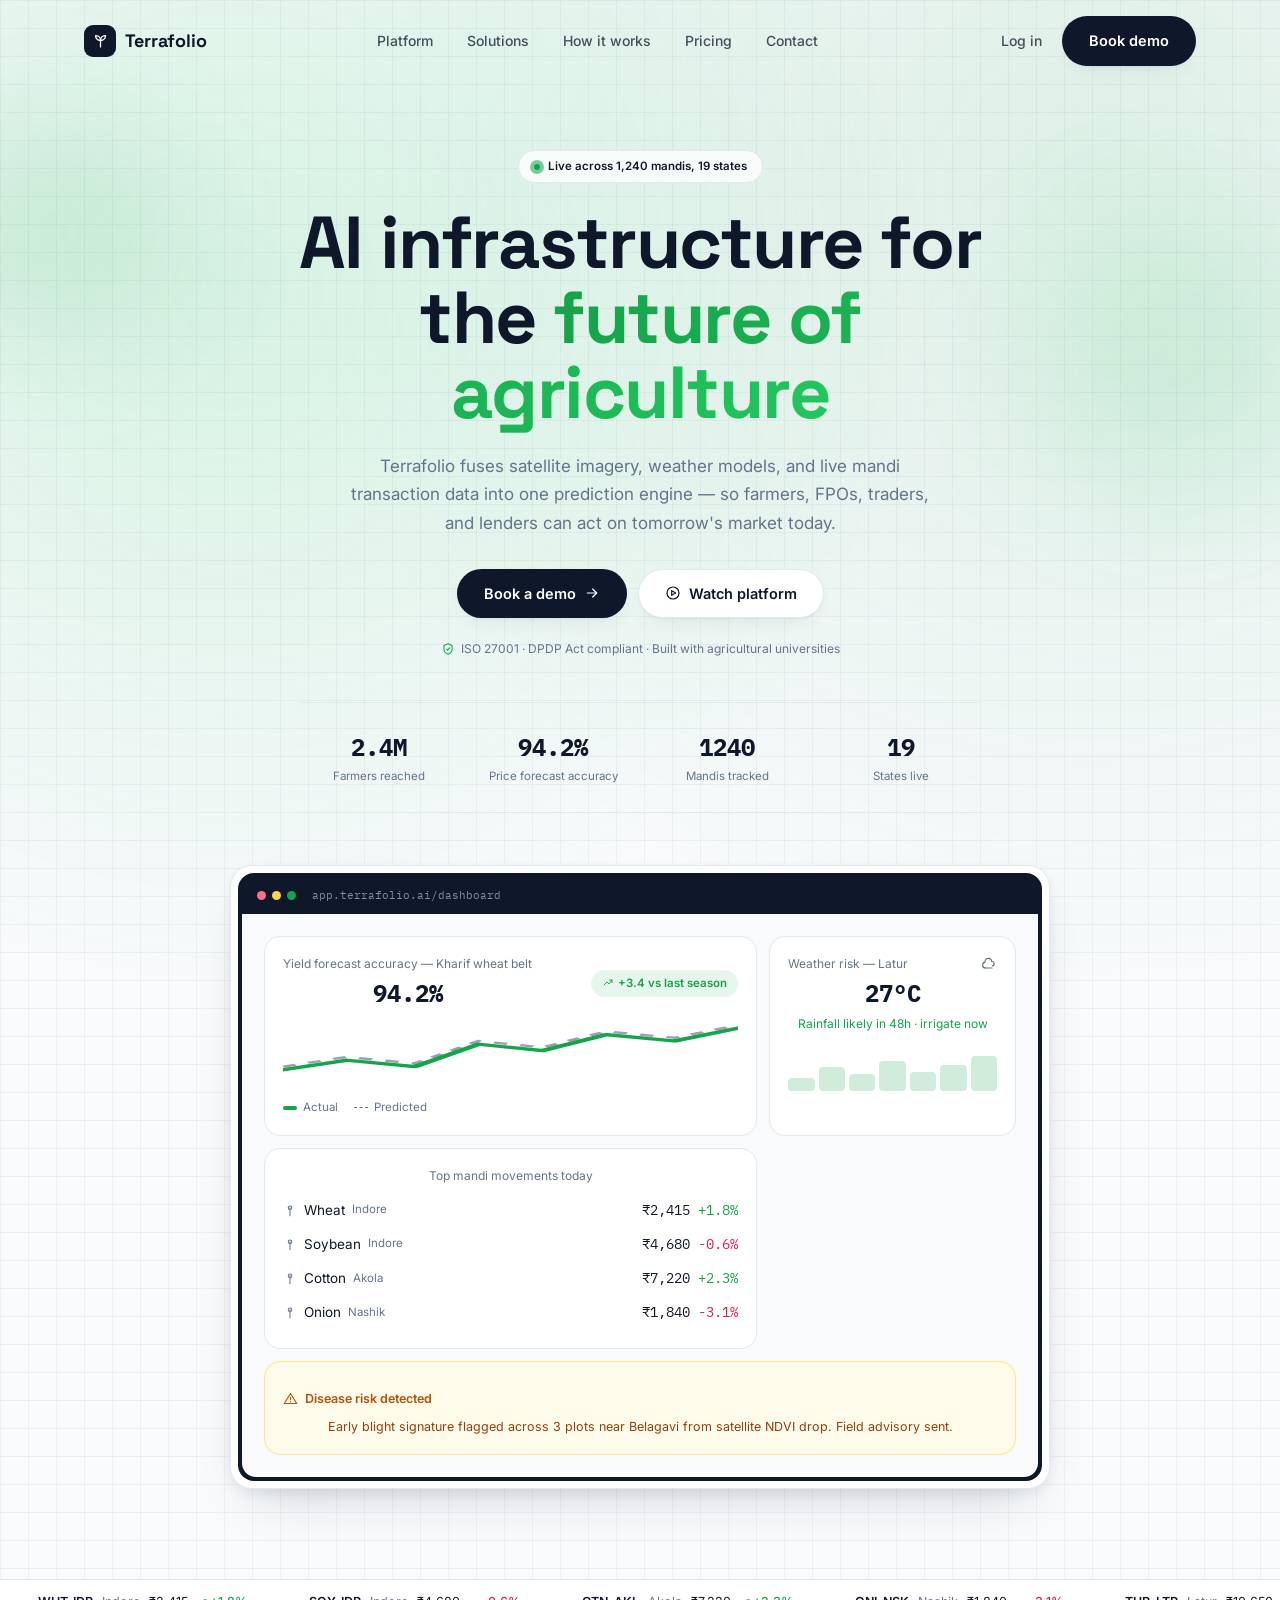
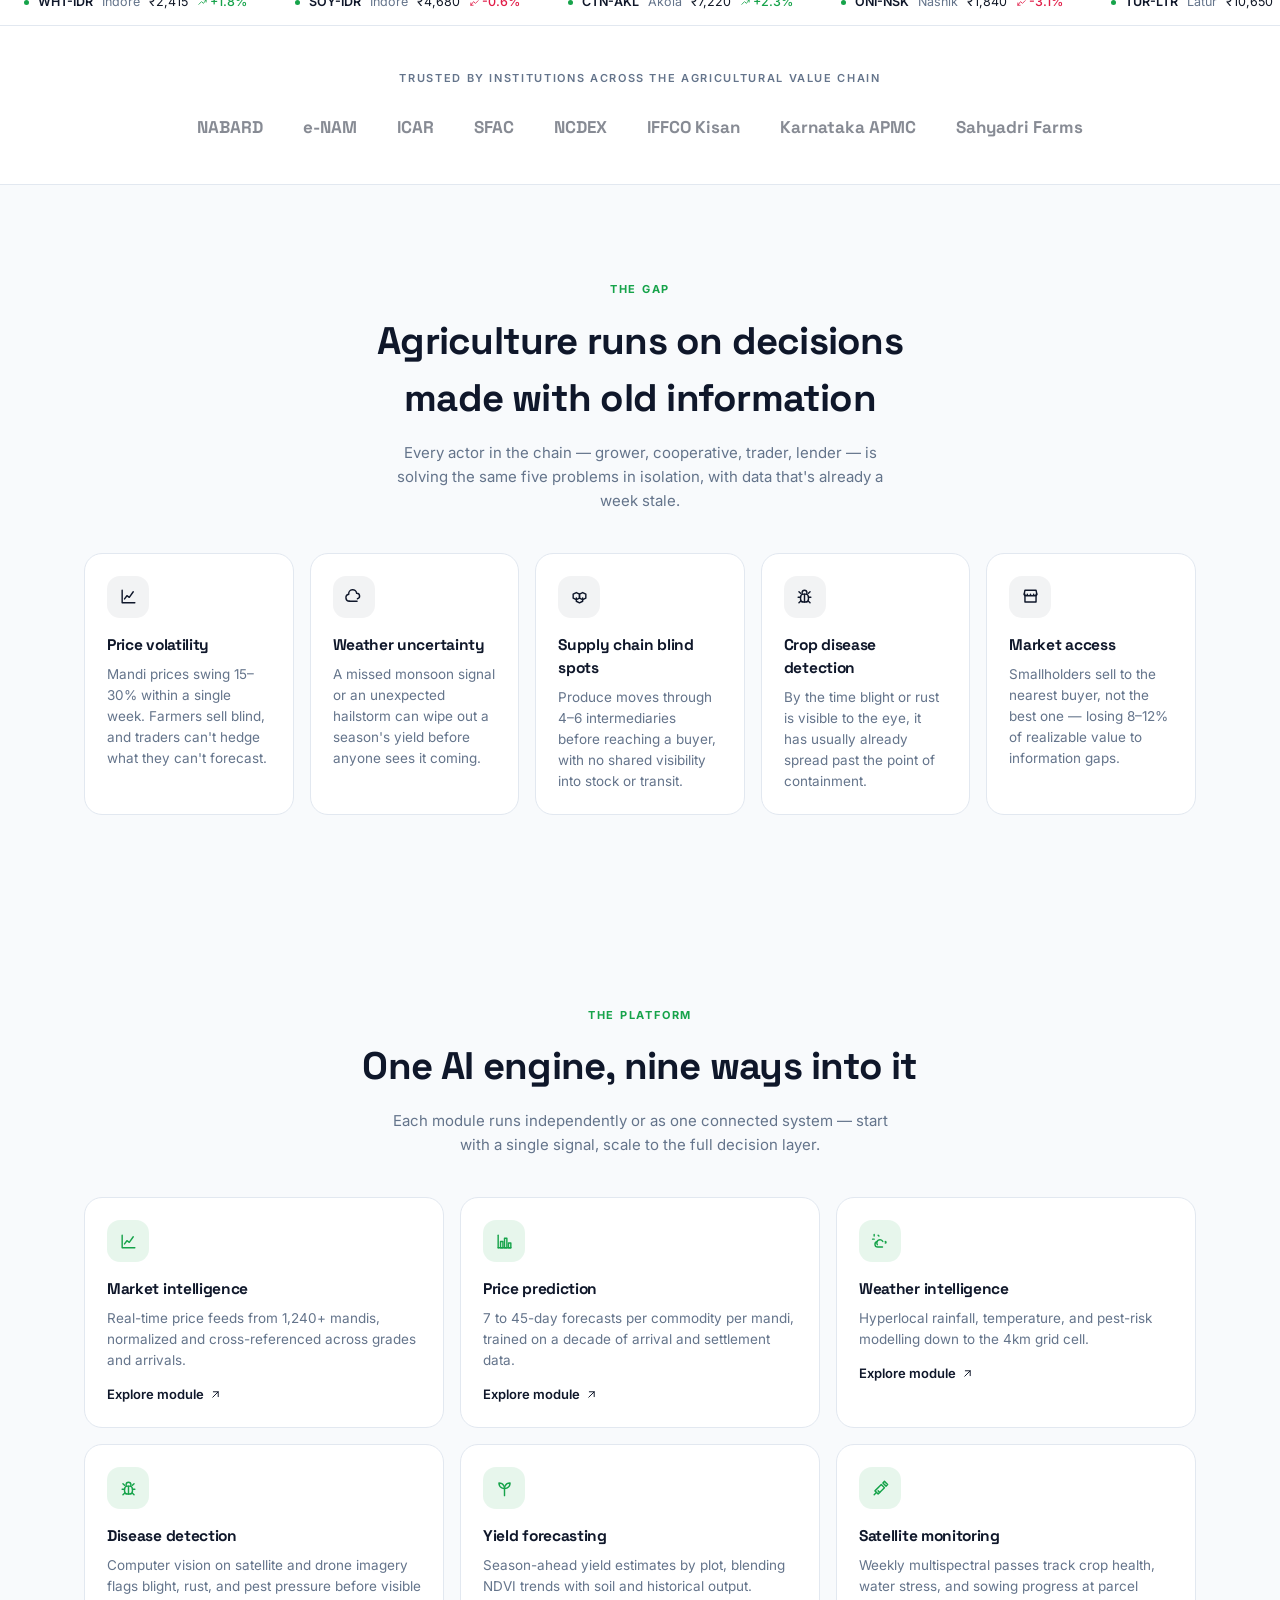
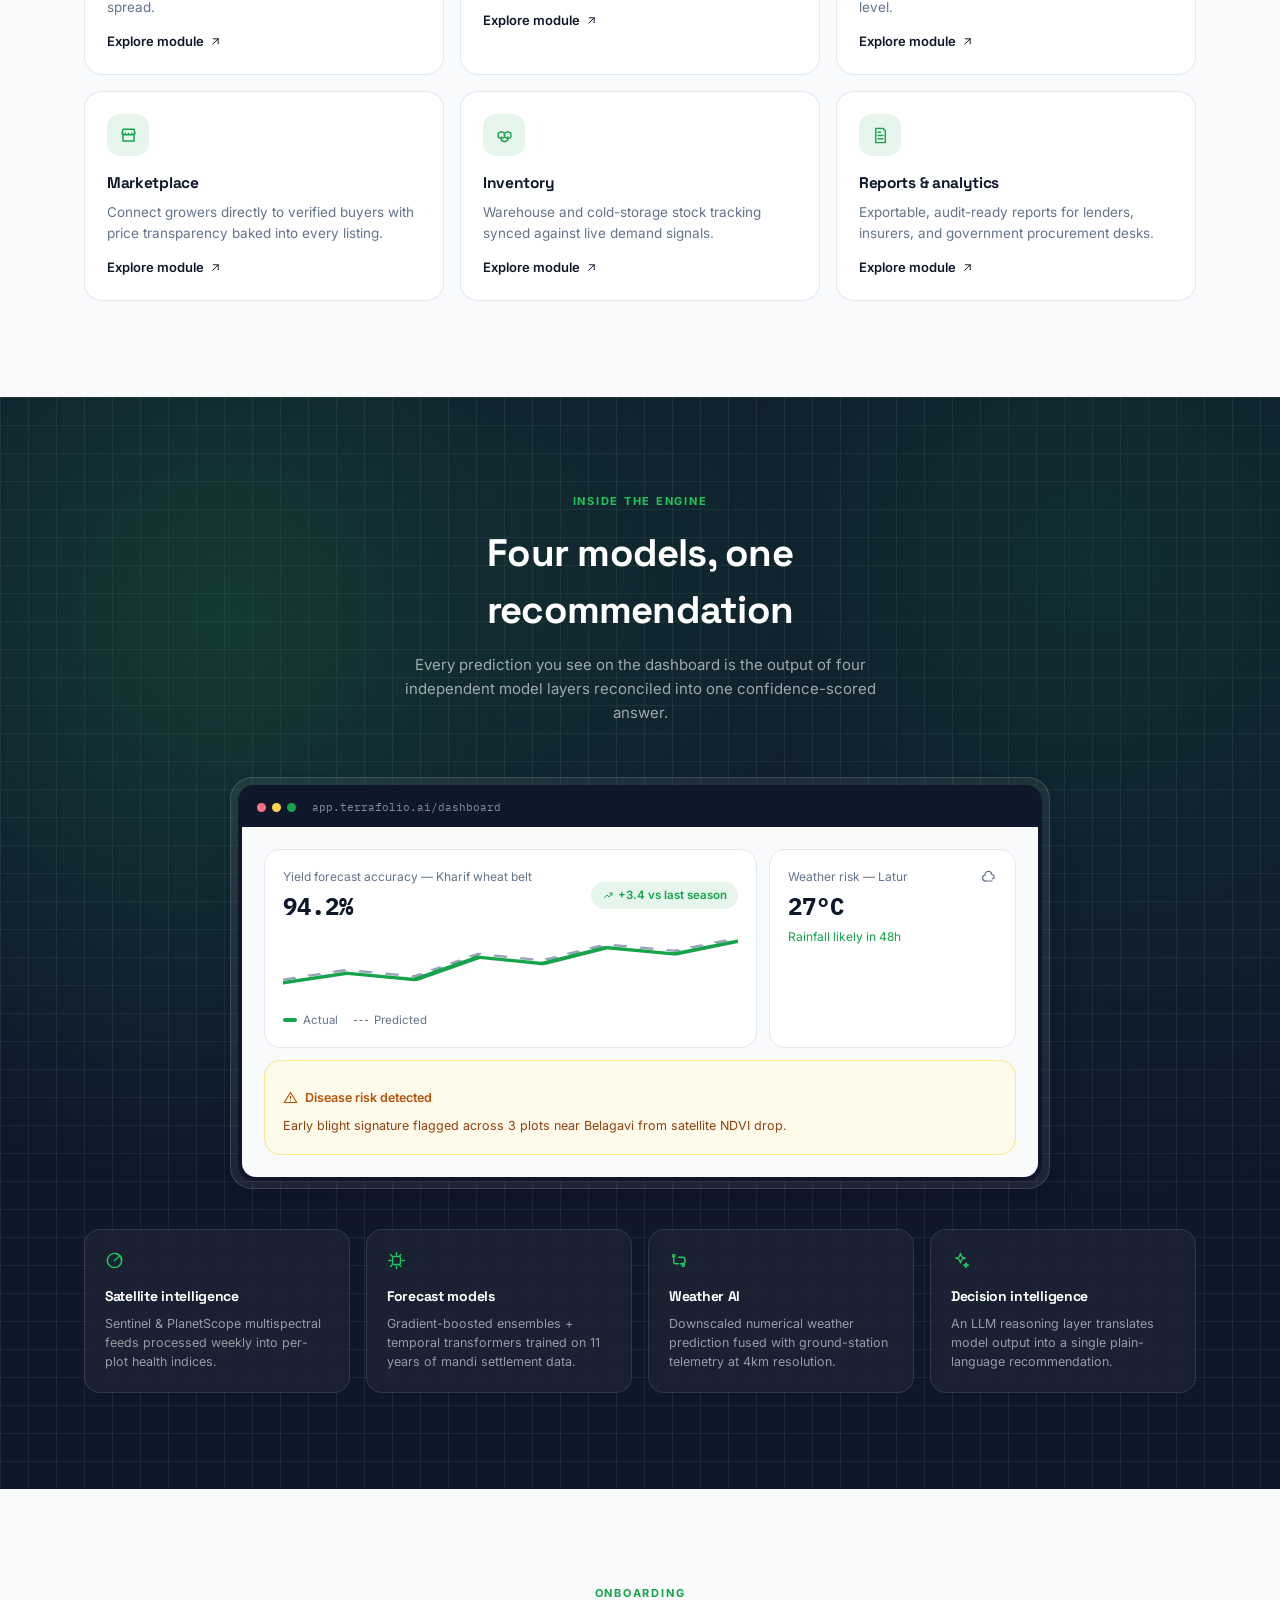
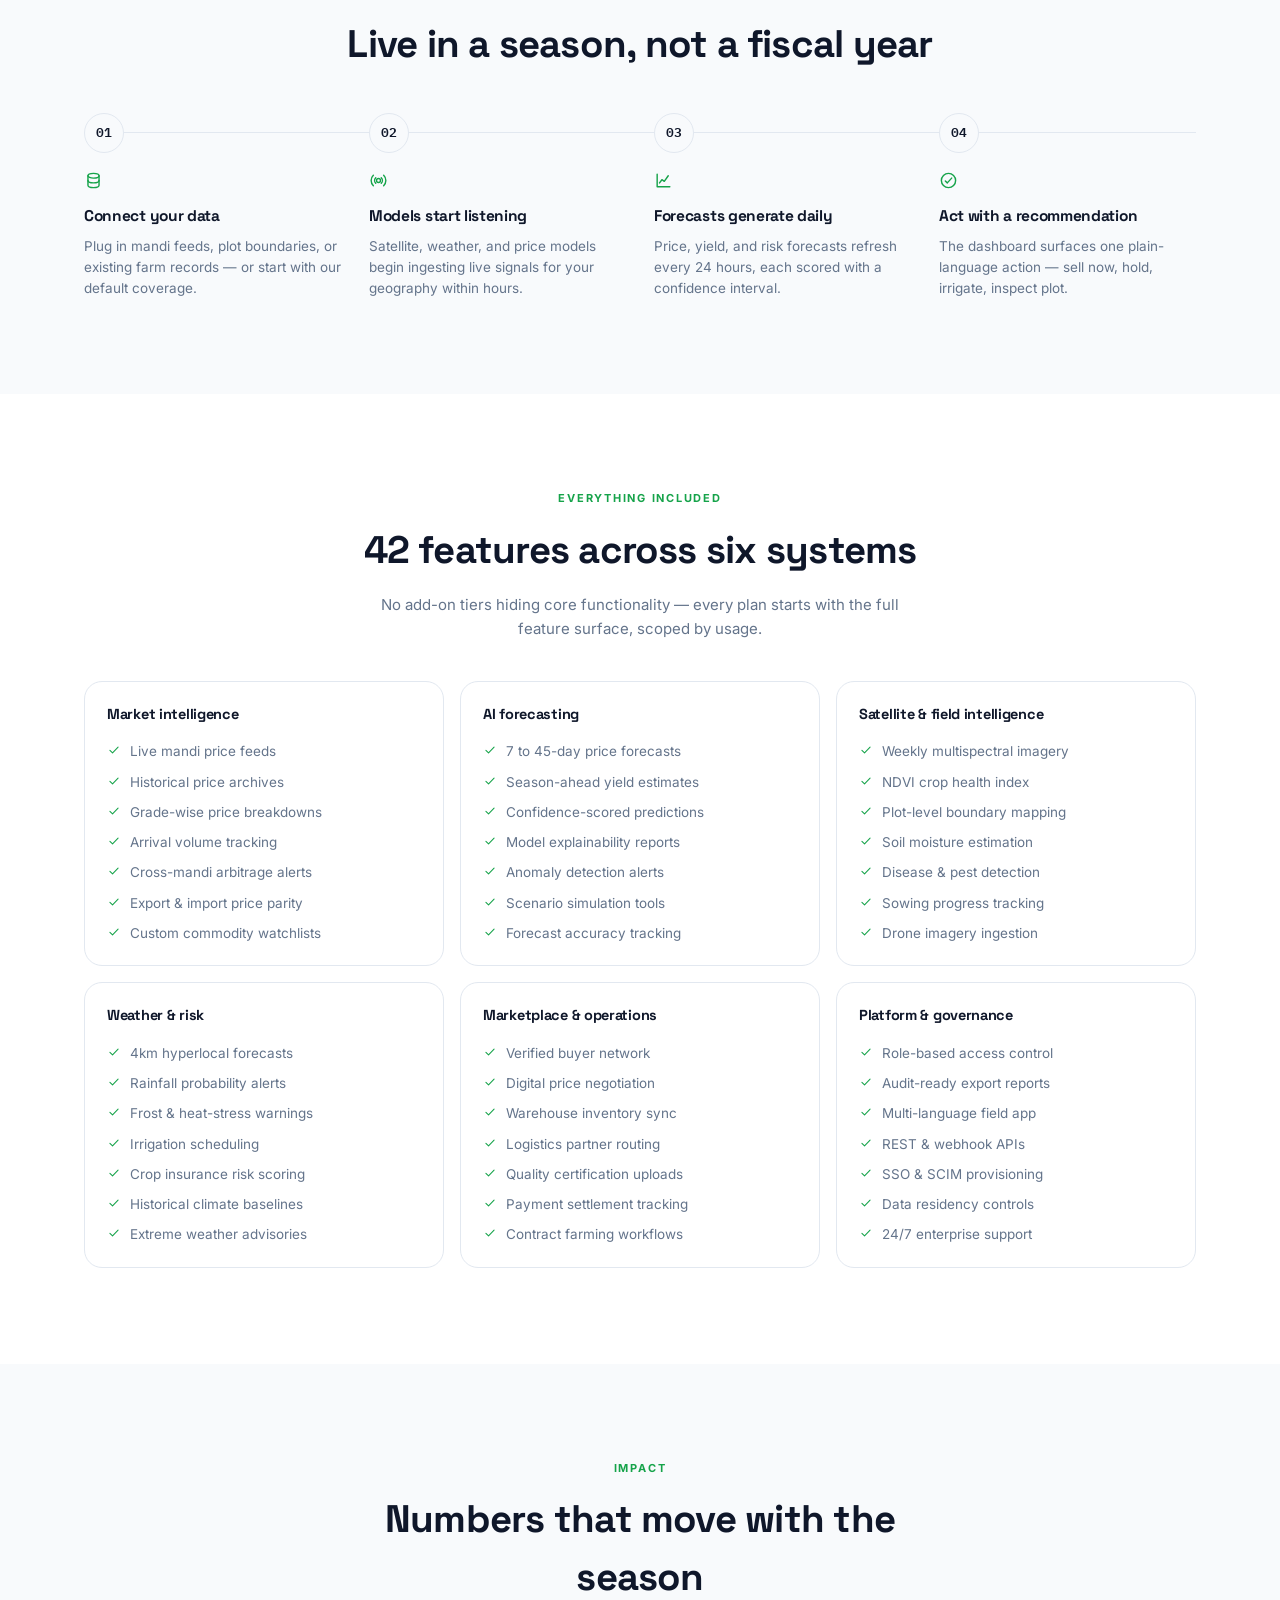
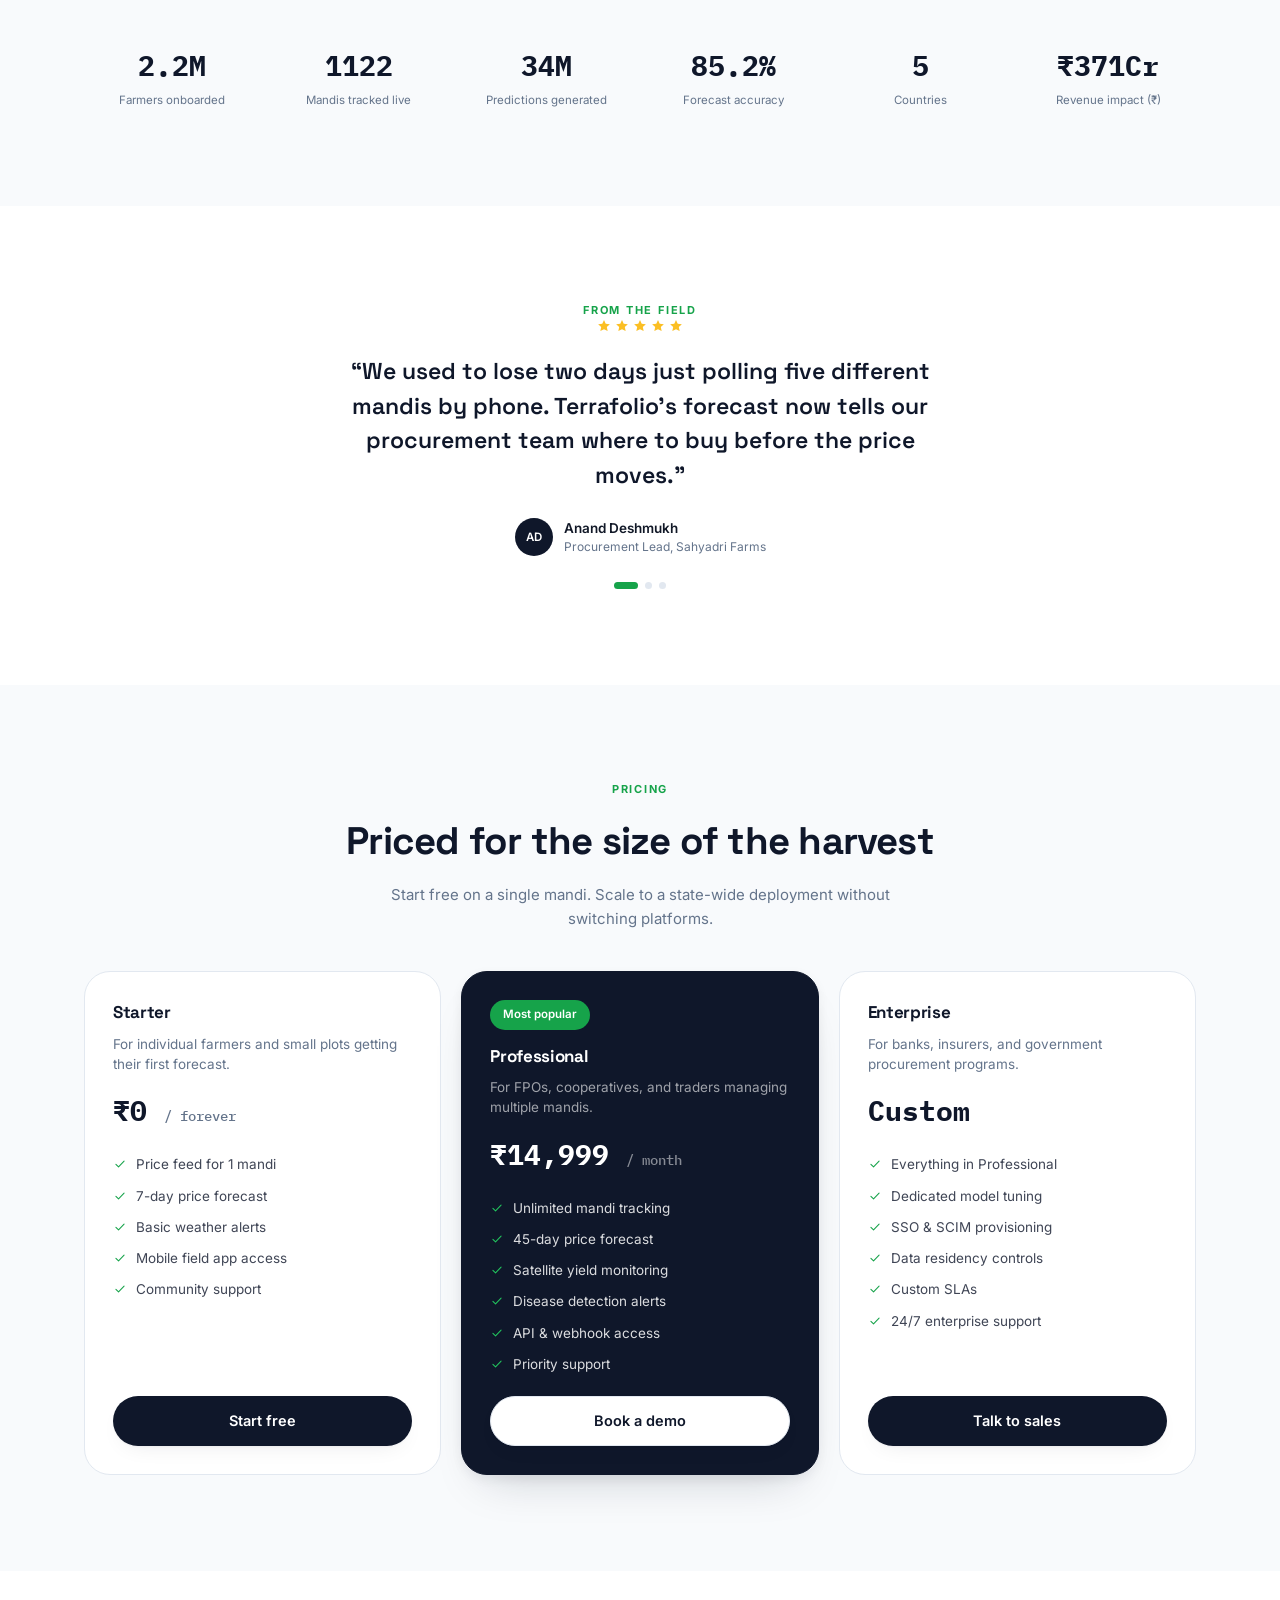
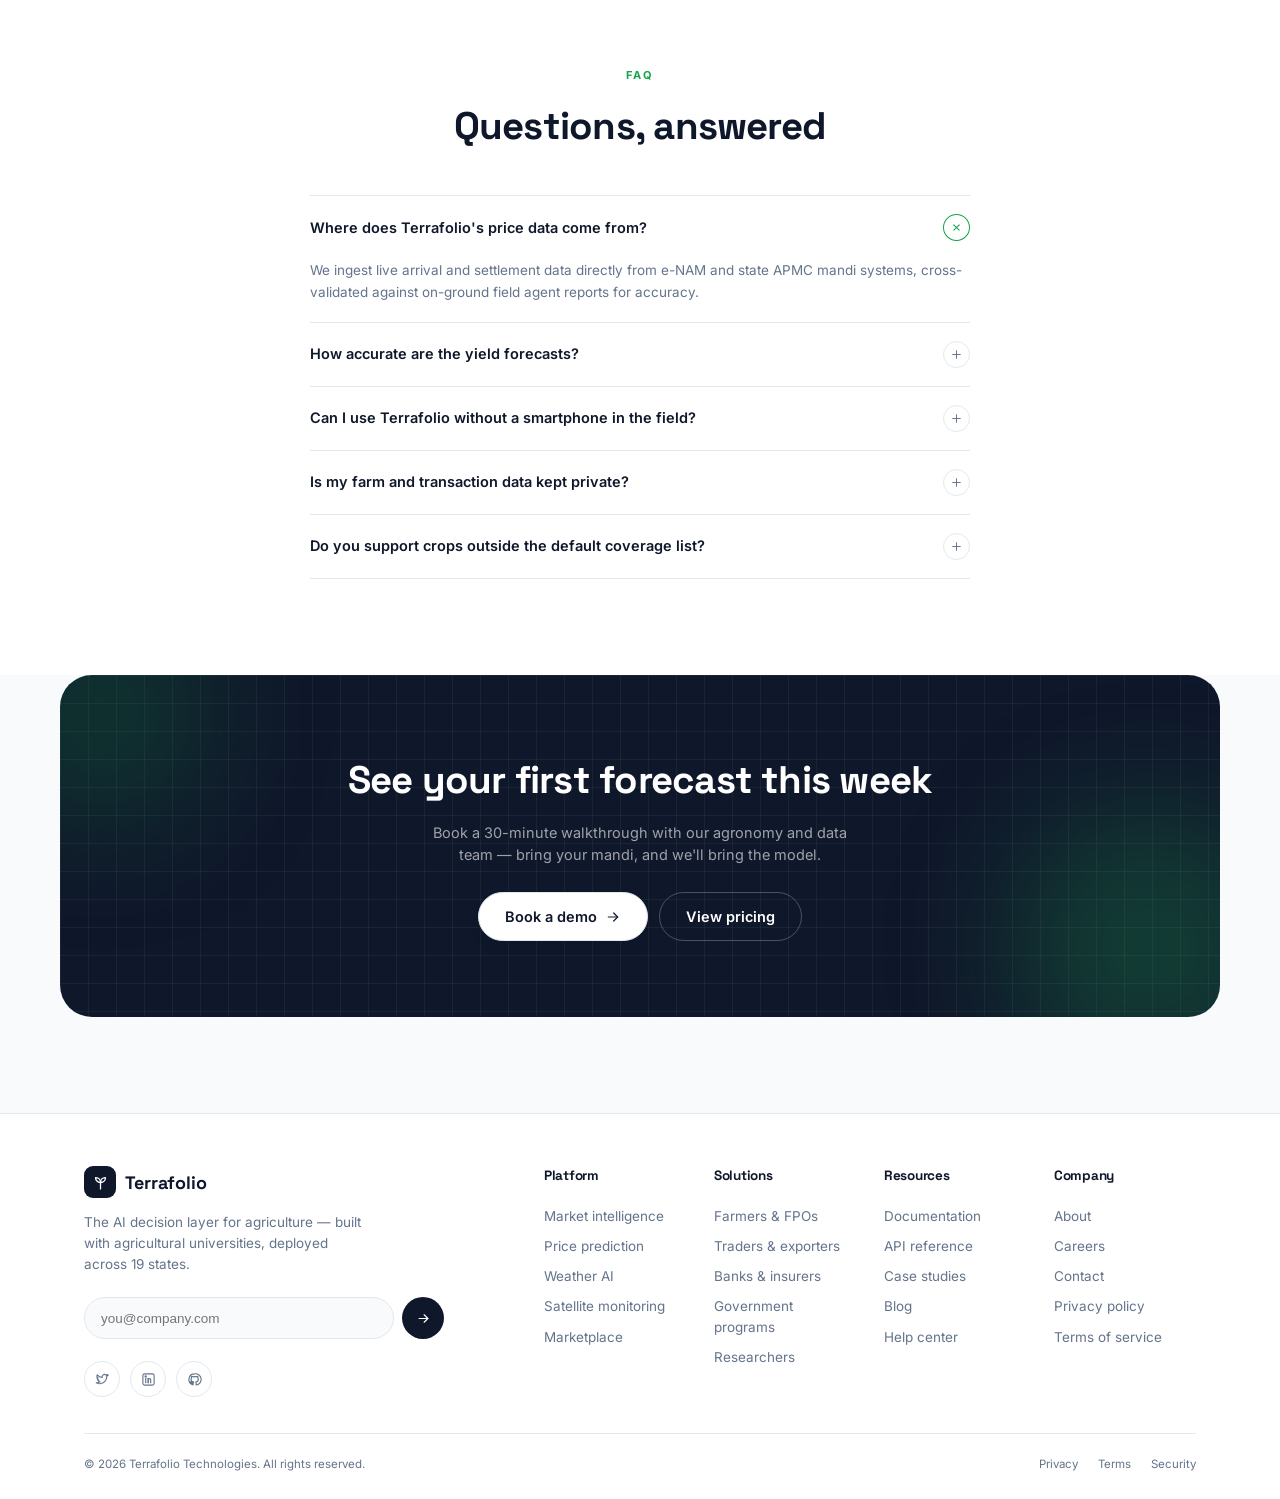
<file: index.html>
<!doctype html>
<html lang="en">
<head>
<meta charset="UTF-8" />
<meta name="viewport" content="width=device-width, initial-scale=1" />
<title>Terrafolio — AI Infrastructure for the Future of Agriculture</title>
<meta name="description" content="Terrafolio is the AI decision layer for agriculture — real-time mandi price intelligence, satellite yield forecasting, weather risk, and disease detection built for farmers, FPOs, traders, and banks." />
<meta name="keywords" content="agritech AI, mandi price prediction, crop yield forecasting, satellite crop monitoring, agricultural market intelligence, FPO software" />
<meta property="og:type" content="website" />
<meta property="og:title" content="Terrafolio — AI Infrastructure for the Future of Agriculture" />
<meta property="og:description" content="Real-time mandi price intelligence, satellite yield forecasting, and weather risk — one AI platform for the entire agricultural value chain." />
<meta name="twitter:card" content="summary_large_image" />
<link rel="icon" href="assets/favicon.svg" type="image/svg+xml" />
<link rel="preconnect" href="https://fonts.googleapis.com" />
<link rel="preconnect" href="https://fonts.gstatic.com" crossorigin />
<link href="https://fonts.googleapis.com/css2?family=Space+Grotesk:wght@500;600;700&family=Inter:wght@400;500;600&family=IBM+Plex+Mono:wght@400;500&display=swap" rel="stylesheet" />
<link rel="stylesheet" href="assets/style.css" />
<script type="application/ld+json">
{
  "@context": "https://schema.org",
  "@type": "SoftwareApplication",
  "name": "Terrafolio",
  "applicationCategory": "BusinessApplication",
  "operatingSystem": "Web",
  "description": "AI infrastructure for agriculture: market intelligence, price prediction, weather intelligence, disease detection, and yield forecasting.",
  "offers": { "@type": "Offer", "priceCurrency": "INR", "price": "0" }
}
</script>
</head>
<body>

<header id="siteHeader">
  <nav class="navbar">
    <a href="index.html" class="logo"><span class="mark"><svg class="icon" viewBox="0 0 24 24"><path d="M12 21V12"/><path d="M12 12S5 12 5 5c7 0 7 7 7 7Z"/><path d="M12 12s7 0 7-7c-7 0-7 7-7 7Z"/></svg></span>Terrafolio</a>
    <div class="navlinks">
      <a href="index.html#platform">Platform</a>
      <a href="index.html#solutions">Solutions</a>
      <a href="index.html#how-it-works">How it works</a>
      <a href="pricing.html">Pricing</a>
      <a href="contact.html">Contact</a>
    </div>
    <div class="navcta">
      <a href="contact.html" class="loginlink">Log in</a>
      <a href="contact.html" class="btn btn-primary">Book demo</a>
    </div>
    <button class="burger" id="burgerBtn" aria-label="Toggle menu"><svg class="icon" viewBox="0 0 24 24"><path d="M4 7h16"/><path d="M4 12h16"/><path d="M4 17h16"/></svg></button>
  </nav>
  <div class="mobilemenu" id="mobileMenu">
    <a href="index.html#platform">Platform</a>
    <a href="index.html#solutions">Solutions</a>
    <a href="index.html#how-it-works">How it works</a>
    <a href="pricing.html">Pricing</a>
    <a href="contact.html">Contact</a>
    <a href="contact.html" class="btn btn-primary" style="justify-content:center; margin-top:8px;">Book demo</a>
  </div>
</header>

<section class="hero">
  <div class="blob blob-a"></div>
  <div class="blob blob-b"></div>
  <div class="wrap center">
    <span class="badge"><span class="dot"></span>Live across 1,240 mandis, 19 states</span>
    <h1 class="hero-title">AI infrastructure for the <span class="grad-text">future of agriculture</span></h1>
    <p class="sub">Terrafolio fuses satellite imagery, weather models, and live mandi transaction data into one prediction engine — so farmers, FPOs, traders, and lenders can act on tomorrow's market today.</p>
    <div class="hero-cta">
      <a href="contact.html" class="btn btn-primary">Book a demo <svg class="icon" viewBox="0 0 24 24"><path d="M5 12h14"/><path d="M13 6l6 6-6 6"/></svg></a>
      <a href="#platform" class="btn btn-secondary"><svg class="icon" viewBox="0 0 24 24"><circle cx="12" cy="12" r="9"/><path d="M10 8.5v7l6-3.5-6-3.5Z"/></svg> Watch platform</a>
    </div>
    <div class="trust"><svg class="icon" viewBox="0 0 24 24"><path d="M12 3l7 3v6c0 5-3.2 7.7-7 9-3.8-1.3-7-4-7-9V6l7-3Z"/><path d="M9 12l2 2 4-4"/></svg> ISO 27001 · DPDP Act compliant · Built with agricultural universities</div>

    <div class="statrail">
      <div class="stat"><div class="num mono" data-count="2.4" data-suffix="M">0</div><div class="lbl">Farmers reached</div></div>
      <div class="stat"><div class="num mono" data-count="94.2" data-suffix="%">0</div><div class="lbl">Price forecast accuracy</div></div>
      <div class="stat"><div class="num mono" data-count="1240" data-suffix="">0</div><div class="lbl">Mandis tracked</div></div>
      <div class="stat"><div class="num mono" data-count="19" data-suffix="">0</div><div class="lbl">States live</div></div>
    </div>

    <div class="dash">
      <div class="dash-inner">
        <div class="dash-chrome">
          <span class="dotc" style="background:#fb7185"></span>
          <span class="dotc" style="background:#fcd34d"></span>
          <span class="dotc" style="background:#16A34A"></span>
          <span class="url mono">app.terrafolio.ai/dashboard</span>
        </div>
        <div class="dash-grid">
          <div class="card" style="grid-column:1/2;">
            <div class="kpi-top">
              <div><p class="muted" style="font-size:12px;">Yield forecast accuracy — Kharif wheat belt</p><p class="kpi-num mono">94.2%</p></div>
              <span class="pill"><svg class="icon" viewBox="0 0 24 24"><path d="M4 16l6-6 4 4 6-8"/><path d="M15 6h5v5"/></svg> +3.4 vs last season</span>
            </div>
            <svg class="sparkline" viewBox="0 0 100 40" preserveAspectRatio="none">
              <polyline points="0,26 14,20 29,24 43,10 57,14 71,4 86,8 100,0" fill="none" stroke="#94A3B8" stroke-width="1.4" stroke-dasharray="3 3"/>
              <polyline points="0,28 14,22 29,26 43,12 57,16 71,6 86,10 100,2" fill="none" stroke="#16A34A" stroke-width="2" stroke-linecap="round" stroke-linejoin="round"/>
            </svg>
            <div class="legend"><span><i class="leg-solid"></i>Actual</span><span><i class="leg-dash"></i>Predicted</span></div>
          </div>
          <div class="card">
            <div style="display:flex; align-items:center; justify-content:space-between;">
              <p class="muted" style="font-size:12px;">Weather risk — Latur</p>
              <svg class="icon" style="color:var(--muted)" viewBox="0 0 24 24"><path d="M7 18a4.5 4.5 0 0 1-1-8.9A5 5 0 0 1 16 8a3.5 3.5 0 0 1 1 6.9"/><path d="M16.5 18h-9.5"/></svg>
            </div>
            <p class="kpi-num mono">27°C</p>
            <p style="font-size:12px; color:var(--primary); margin-top:4px;">Rainfall likely in 48h · irrigate now</p>
            <div class="bars">
              <div style="height:30%"></div><div style="height:55%"></div><div style="height:40%"></div><div style="height:70%"></div><div style="height:45%"></div><div style="height:60%"></div><div style="height:80%"></div>
            </div>
          </div>
          <div class="card" style="grid-column:1/2;">
            <p class="muted" style="font-size:12px; margin-bottom:8px;">Top mandi movements today</p>
            <div class="rowline"><span class="name"><svg class="icon" viewBox="0 0 24 24"><path d="M12 22V8"/><path d="M9 8c0-2 1-3 3-3s3 1 3 3-1 3-3 3-3-1-3-3Z"/></svg><span class="n">Wheat</span><span class="m">Indore</span></span><span class="mono">₹2,415 <span class="up">+1.8%</span></span></div>
            <div class="rowline"><span class="name"><svg class="icon" viewBox="0 0 24 24"><path d="M12 22V8"/><path d="M9 8c0-2 1-3 3-3s3 1 3 3-1 3-3 3-3-1-3-3Z"/></svg><span class="n">Soybean</span><span class="m">Indore</span></span><span class="mono">₹4,680 <span class="down">-0.6%</span></span></div>
            <div class="rowline"><span class="name"><svg class="icon" viewBox="0 0 24 24"><path d="M12 22V8"/><path d="M9 8c0-2 1-3 3-3s3 1 3 3-1 3-3 3-3-1-3-3Z"/></svg><span class="n">Cotton</span><span class="m">Akola</span></span><span class="mono">₹7,220 <span class="up">+2.3%</span></span></div>
            <div class="rowline"><span class="name"><svg class="icon" viewBox="0 0 24 24"><path d="M12 22V8"/><path d="M9 8c0-2 1-3 3-3s3 1 3 3-1 3-3 3-3-1-3-3Z"/></svg><span class="n">Onion</span><span class="m">Nashik</span></span><span class="mono">₹1,840 <span class="down">-3.1%</span></span></div>
          </div>
          <div class="card alert-card" style="grid-column:1/-1;">
            <p class="t"><svg class="icon" viewBox="0 0 24 24"><path d="M12 4L2 20h20L12 4Z"/><path d="M12 10v4"/><path d="M12 17h.01"/></svg> Disease risk detected</p>
            <p>Early blight signature flagged across 3 plots near Belagavi from satellite NDVI drop. Field advisory sent.</p>
          </div>
        </div>
      </div>
    </div>
  </div>
</section>

<div class="ticker-wrap">
  <div class="ticker" id="tickerRow"></div>
</div>

<section class="logocloud">
  <div class="wrap center reveal">
    <p class="eyebrow" style="color:var(--muted);">Trusted by institutions across the agricultural value chain</p>
    <div class="logo-row" id="logoRow"></div>
  </div>
</section>

<section>
  <div class="wrap center reveal">
    <p class="eyebrow">The gap</p>
    <h2 class="sec-title center-x">Agriculture runs on decisions made with old information</h2>
    <p class="sec-sub">Every actor in the chain — grower, cooperative, trader, lender — is solving the same five problems in isolation, with data that's already a week stale.</p>
  </div>
  <div class="wrap">
    <div class="grid-cards cols-5" id="problemGrid"></div>
  </div>
</section>

<section id="solutions">
  <div class="wrap center reveal">
    <p class="eyebrow">The platform</p>
    <h2 class="sec-title center-x">One AI engine, nine ways into it</h2>
    <p class="sec-sub">Each module runs independently or as one connected system — start with a single signal, scale to the full decision layer.</p>
  </div>
  <div class="wrap">
    <div class="grid-cards cols-3" id="solutionsGrid"></div>
  </div>
</section>

<section id="platform" class="platform">
  <div class="wrap center reveal">
    <p class="eyebrow on-dark">Inside the engine</p>
    <h2 class="sec-title center-x on-dark">Four models, one recommendation</h2>
    <p class="sec-sub on-dark">Every prediction you see on the dashboard is the output of four independent model layers reconciled into one confidence-scored answer.</p>
  </div>
  <div class="wrap">
    <div class="dash reveal">
      <div class="dash-inner">
        <div class="dash-chrome">
          <span class="dotc" style="background:#fb7185"></span>
          <span class="dotc" style="background:#fcd34d"></span>
          <span class="dotc" style="background:#16A34A"></span>
          <span class="url mono">app.terrafolio.ai/dashboard</span>
        </div>
        <div class="dash-grid">
          <div class="card" style="grid-column:1/2;">
            <div class="kpi-top">
              <div><p class="muted" style="font-size:12px;">Yield forecast accuracy — Kharif wheat belt</p><p class="kpi-num mono">94.2%</p></div>
              <span class="pill"><svg class="icon" viewBox="0 0 24 24"><path d="M4 16l6-6 4 4 6-8"/><path d="M15 6h5v5"/></svg> +3.4 vs last season</span>
            </div>
            <svg class="sparkline" viewBox="0 0 100 40" preserveAspectRatio="none">
              <polyline points="0,26 14,20 29,24 43,10 57,14 71,4 86,8 100,0" fill="none" stroke="#94A3B8" stroke-width="1.4" stroke-dasharray="3 3"/>
              <polyline points="0,28 14,22 29,26 43,12 57,16 71,6 86,10 100,2" fill="none" stroke="#16A34A" stroke-width="2" stroke-linecap="round" stroke-linejoin="round"/>
            </svg>
            <div class="legend"><span><i class="leg-solid"></i>Actual</span><span><i class="leg-dash"></i>Predicted</span></div>
          </div>
          <div class="card">
            <div style="display:flex; align-items:center; justify-content:space-between;">
              <p class="muted" style="font-size:12px;">Weather risk — Latur</p>
              <svg class="icon" style="color:var(--muted)" viewBox="0 0 24 24"><path d="M7 18a4.5 4.5 0 0 1-1-8.9A5 5 0 0 1 16 8a3.5 3.5 0 0 1 1 6.9"/><path d="M16.5 18h-9.5"/></svg>
            </div>
            <p class="kpi-num mono">27°C</p>
            <p style="font-size:12px; color:var(--primary); margin-top:4px;">Rainfall likely in 48h</p>
          </div>
          <div class="card alert-card" style="grid-column:1/-1;">
            <p class="t"><svg class="icon" viewBox="0 0 24 24"><path d="M12 4L2 20h20L12 4Z"/><path d="M12 10v4"/><path d="M12 17h.01"/></svg> Disease risk detected</p>
            <p>Early blight signature flagged across 3 plots near Belagavi from satellite NDVI drop.</p>
          </div>
        </div>
      </div>
    </div>
    <div class="grid-cards cols-4" id="engineGrid"></div>
  </div>
</section>

<section id="how-it-works">
  <div class="wrap center reveal">
    <p class="eyebrow">Onboarding</p>
    <h2 class="sec-title center-x">Live in a season, not a fiscal year</h2>
  </div>
  <div class="wrap">
    <div class="steps" id="stepsGrid"></div>
  </div>
</section>

<section style="background:#fff;">
  <div class="wrap center reveal">
    <p class="eyebrow">Everything included</p>
    <h2 class="sec-title center-x">42 features across six systems</h2>
    <p class="sec-sub">No add-on tiers hiding core functionality — every plan starts with the full feature surface, scoped by usage.</p>
  </div>
  <div class="wrap">
    <div class="grid-cards cols-3" id="featuresGrid"></div>
  </div>
</section>

<section>
  <div class="wrap center reveal">
    <p class="eyebrow">Impact</p>
    <h2 class="sec-title center-x">Numbers that move with the season</h2>
  </div>
  <div class="wrap">
    <div class="impact-grid" id="impactGrid"></div>
  </div>
</section>

<section style="background:#fff;">
  <div class="wrap testi reveal">
    <p class="eyebrow">From the field</p>
    <div class="stars">
      <svg class="icon" viewBox="0 0 24 24"><path d="M12 3l2.6 5.6 6.2.6-4.6 4.2 1.3 6.1L12 16.7 6.5 19.5l1.3-6.1-4.6-4.2 6.2-.6Z"/></svg>
      <svg class="icon" viewBox="0 0 24 24"><path d="M12 3l2.6 5.6 6.2.6-4.6 4.2 1.3 6.1L12 16.7 6.5 19.5l1.3-6.1-4.6-4.2 6.2-.6Z"/></svg>
      <svg class="icon" viewBox="0 0 24 24"><path d="M12 3l2.6 5.6 6.2.6-4.6 4.2 1.3 6.1L12 16.7 6.5 19.5l1.3-6.1-4.6-4.2 6.2-.6Z"/></svg>
      <svg class="icon" viewBox="0 0 24 24"><path d="M12 3l2.6 5.6 6.2.6-4.6 4.2 1.3 6.1L12 16.7 6.5 19.5l1.3-6.1-4.6-4.2 6.2-.6Z"/></svg>
      <svg class="icon" viewBox="0 0 24 24"><path d="M12 3l2.6 5.6 6.2.6-4.6 4.2 1.3 6.1L12 16.7 6.5 19.5l1.3-6.1-4.6-4.2 6.2-.6Z"/></svg>
    </div>
    <blockquote id="testiQuote"></blockquote>
    <div class="who">
      <span class="avatar" id="testiInit"></span>
      <div style="text-align:left;">
        <div class="whoname" id="testiName"></div>
        <div class="whorole" id="testiRole"></div>
      </div>
    </div>
    <div class="dots" id="testiDots"></div>
  </div>
</section>

<section id="pricing">
  <div class="wrap center reveal">
    <p class="eyebrow">Pricing</p>
    <h2 class="sec-title center-x">Priced for the size of the harvest</h2>
    <p class="sec-sub">Start free on a single mandi. Scale to a state-wide deployment without switching platforms.</p>
  </div>
  <div class="wrap">
    <div class="price-grid" id="priceGrid"></div>
  </div>
</section>

<section style="background:#fff;">
  <div class="wrap center reveal">
    <p class="eyebrow">FAQ</p>
    <h2 class="sec-title center-x">Questions, answered</h2>
  </div>
  <div class="wrap">
    <div class="faq" id="faqList"></div>
  </div>
</section>

<section class="cta-section">
  <div class="cta-band reveal">
    <div class="blob blob-a"></div>
    <div class="blob blob-b"></div>
    <h2>See your first forecast this week</h2>
    <p>Book a 30-minute walkthrough with our agronomy and data team — bring your mandi, and we'll bring the model.</p>
    <div class="cta-actions">
      <a href="contact.html" class="btn btn-secondary">Book a demo <svg class="icon" viewBox="0 0 24 24"><path d="M5 12h14"/><path d="M13 6l6 6-6 6"/></svg></a>
      <a href="pricing.html" class="btn btn-ghost">View pricing</a>
    </div>
  </div>
</section>

<footer>
  <div class="wrap">
    <div class="foot-top">
      <div class="reveal">
        <a href="index.html" class="logo"><span class="mark"><svg class="icon" viewBox="0 0 24 24"><path d="M12 21V12"/><path d="M12 12S5 12 5 5c7 0 7 7 7 7Z"/><path d="M12 12s7 0 7-7c-7 0-7 7-7 7Z"/></svg></span>Terrafolio</a>
        <p class="foot-blurb">The AI decision layer for agriculture — built with agricultural universities, deployed across 19 states.</p>
        <form class="newsletter" id="newsletterForm">
          <input type="email" required placeholder="you@company.com" aria-label="Email for newsletter" />
          <button type="submit" aria-label="Subscribe"><svg class="icon" viewBox="0 0 24 24"><path d="M5 12h14"/><path d="M13 6l6 6-6 6"/></svg></button>
        </form>
        <p class="nl-confirm" id="nlConfirm">You're on the list — check your inbox to confirm.</p>
        <div class="socials">
          <a href="#" aria-label="Twitter"><svg class="icon" viewBox="0 0 24 24"><path d="M21 5.5c-.7.3-1.4.6-2.2.7a3.8 3.8 0 0 0 1.7-2.1c-.8.5-1.6.8-2.5 1a3.8 3.8 0 0 0-6.5 3.5A10.8 10.8 0 0 1 3.7 4.6a3.8 3.8 0 0 0 1.2 5.1c-.6 0-1.2-.2-1.7-.5v.1a3.8 3.8 0 0 0 3 3.7c-.5.2-1.1.2-1.7.1a3.8 3.8 0 0 0 3.5 2.6A7.6 7.6 0 0 1 2 17.1a10.7 10.7 0 0 0 5.9 1.7c7 0 10.9-6 10.9-11.1v-.5c.8-.6 1.4-1.2 1.9-2Z"/></svg></a>
          <a href="#" aria-label="LinkedIn"><svg class="icon" viewBox="0 0 24 24"><rect x="3" y="3" width="18" height="18" rx="3"/><path d="M7.5 10v7"/><circle cx="7.5" cy="7" r="1"/><path d="M11.5 17v-4.5a2 2 0 0 1 4 0V17"/><path d="M11.5 10v7"/></svg></a>
          <a href="#" aria-label="GitHub"><svg class="icon" viewBox="0 0 24 24"><path d="M12 3a9 9 0 0 0-2.8 17.5c.4.1.6-.2.6-.4v-1.6c-2.5.5-3-1.1-3-1.1-.4-1-1-1.3-1-1.3-.8-.6.1-.5.1-.5.9.1 1.4.9 1.4.9.8 1.4 2.2 1 2.7.8.1-.6.3-1 .6-1.3-2-.2-4.1-1-4.1-4.4 0-1 .3-1.7.9-2.3-.1-.2-.4-1.2.1-2.5 0 0 .8-.2 2.5 1a8.6 8.6 0 0 1 4.6 0c1.7-1.2 2.5-1 2.5-1 .5 1.3.2 2.3.1 2.5.6.6.9 1.4.9 2.3 0 3.4-2.1 4.2-4.1 4.4.3.3.6.9.6 1.8v2.6c0 .2.2.5.6.4A9 9 0 0 0 12 3Z"/></svg></a>
        </div>
      </div>
      <div class="foot-cols reveal">
        <div>
          <h4>Platform</h4>
          <a href="index.html#solutions">Market intelligence</a>
          <a href="index.html#solutions">Price prediction</a>
          <a href="index.html#platform">Weather AI</a>
          <a href="index.html#solutions">Satellite monitoring</a>
          <a href="index.html#solutions">Marketplace</a>
        </div>
        <div>
          <h4>Solutions</h4>
          <a href="#">Farmers & FPOs</a>
          <a href="#">Traders & exporters</a>
          <a href="#">Banks & insurers</a>
          <a href="#">Government programs</a>
          <a href="#">Researchers</a>
        </div>
        <div>
          <h4>Resources</h4>
          <a href="#">Documentation</a>
          <a href="#">API reference</a>
          <a href="#">Case studies</a>
          <a href="#">Blog</a>
          <a href="contact.html">Help center</a>
        </div>
        <div>
          <h4>Company</h4>
          <a href="#">About</a>
          <a href="#">Careers</a>
          <a href="contact.html">Contact</a>
          <a href="#">Privacy policy</a>
          <a href="#">Terms of service</a>
        </div>
      </div>
    </div>
    <div class="foot-bottom">
      <p>© 2026 Terrafolio Technologies. All rights reserved.</p>
      <div class="legal">
        <a href="#">Privacy</a>
        <a href="#">Terms</a>
        <a href="#">Security</a>
      </div>
    </div>
  </div>
</footer>

<script src="assets/main.js"></script>
</body>
</html>
</file>
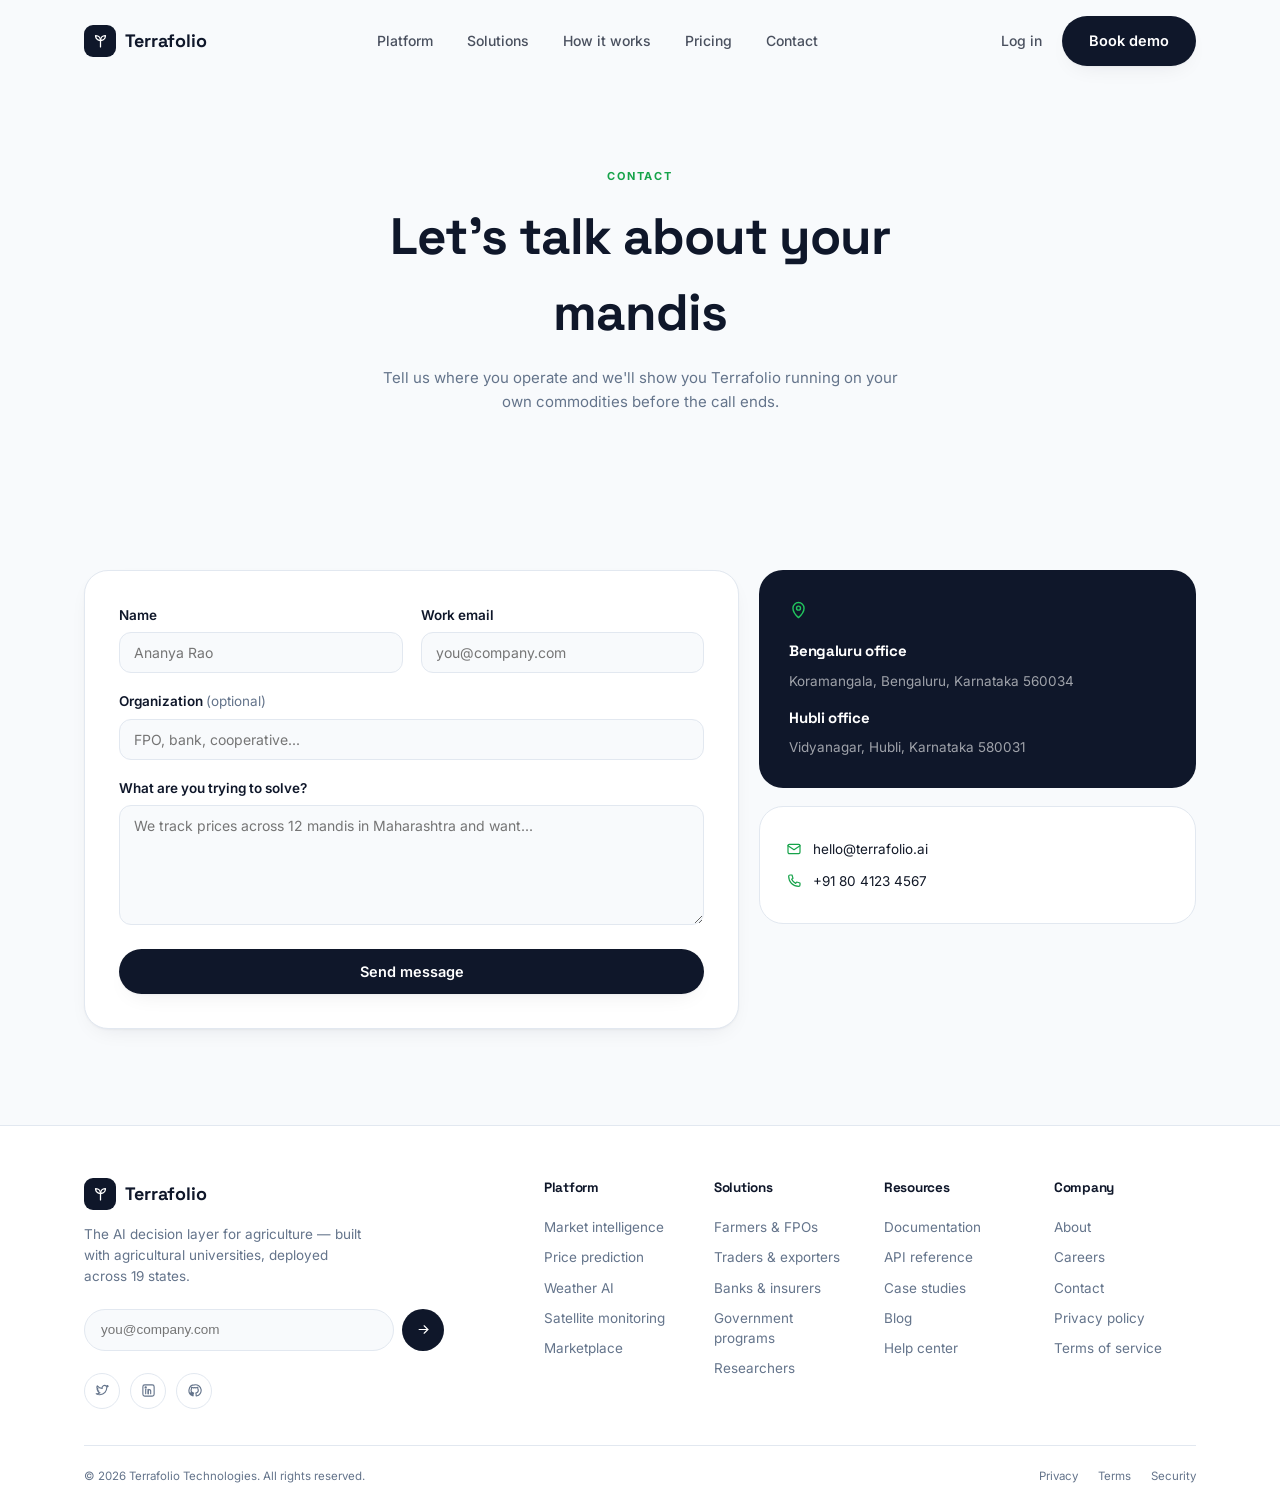
<file: contact.html>
<!doctype html>
<html lang="en">
<head>
<meta charset="UTF-8" />
<meta name="viewport" content="width=device-width, initial-scale=1" />
<title>Contact · Terrafolio</title>
<meta name="description" content="Book a demo or get in touch with the Terrafolio team — offices in Bengaluru and Hubli, India." />
<link rel="icon" href="assets/favicon.svg" type="image/svg+xml" />
<link rel="preconnect" href="https://fonts.googleapis.com" />
<link rel="preconnect" href="https://fonts.gstatic.com" crossorigin />
<link href="https://fonts.googleapis.com/css2?family=Space+Grotesk:wght@500;600;700&family=Inter:wght@400;500;600&family=IBM+Plex+Mono:wght@400;500&display=swap" rel="stylesheet" />
<link rel="stylesheet" href="assets/style.css" />
</head>
<body>

<header id="siteHeader">
  <nav class="navbar">
    <a href="index.html" class="logo"><span class="mark"><svg class="icon" viewBox="0 0 24 24"><path d="M12 21V12"/><path d="M12 12S5 12 5 5c7 0 7 7 7 7Z"/><path d="M12 12s7 0 7-7c-7 0-7 7-7 7Z"/></svg></span>Terrafolio</a>
    <div class="navlinks">
      <a href="index.html#platform">Platform</a>
      <a href="index.html#solutions">Solutions</a>
      <a href="index.html#how-it-works">How it works</a>
      <a href="pricing.html">Pricing</a>
      <a href="contact.html">Contact</a>
    </div>
    <div class="navcta">
      <a href="contact.html" class="loginlink">Log in</a>
      <a href="contact.html" class="btn btn-primary">Book demo</a>
    </div>
    <button class="burger" id="burgerBtn" aria-label="Toggle menu"><svg class="icon" viewBox="0 0 24 24"><path d="M4 7h16"/><path d="M4 12h16"/><path d="M4 17h16"/></svg></button>
  </nav>
  <div class="mobilemenu" id="mobileMenu">
    <a href="index.html#platform">Platform</a>
    <a href="index.html#solutions">Solutions</a>
    <a href="index.html#how-it-works">How it works</a>
    <a href="pricing.html">Pricing</a>
    <a href="contact.html">Contact</a>
    <a href="contact.html" class="btn btn-primary" style="justify-content:center; margin-top:8px;">Book demo</a>
  </div>
</header>

<section class="page-hero">
  <div class="wrap reveal">
    <p class="eyebrow">Contact</p>
    <h1>Let's talk about your mandis</h1>
    <p class="sec-sub">Tell us where you operate and we'll show you Terrafolio running on your own commodities before the call ends.</p>
  </div>
</section>

<section>
  <div class="wrap">
    <div class="contact-grid">
      <div class="reveal">
        <div class="contact-form-card">
          <form class="contact-form" id="contactForm" novalidate>
            <div class="form-row two">
              <div class="field" id="field-name">
                <label for="name">Name</label>
                <input id="name" name="name" placeholder="Ananya Rao" />
                <p class="err">Enter your name</p>
              </div>
              <div class="field" id="field-email">
                <label for="email">Work email</label>
                <input id="email" name="email" placeholder="you@company.com" />
                <p class="err">Enter a valid email</p>
              </div>
            </div>
            <div class="form-row">
              <div class="field">
                <label for="organization">Organization <span class="opt">(optional)</span></label>
                <input id="organization" name="organization" placeholder="FPO, bank, cooperative..." />
              </div>
            </div>
            <div class="form-row">
              <div class="field" id="field-message">
                <label for="message">What are you trying to solve?</label>
                <textarea id="message" name="message" placeholder="We track prices across 12 mandis in Maharashtra and want..."></textarea>
                <p class="err">Tell us what you need</p>
              </div>
            </div>
            <button type="submit" class="btn btn-primary btn-block">Send message</button>
          </form>

          <div class="success-state" id="contactSuccess">
            <svg class="icon" viewBox="0 0 24 24"><circle cx="12" cy="12" r="9"/><path d="M8 12.5l2.5 2.5L16 9"/></svg>
            <h2>Message sent</h2>
            <p>Someone from the Terrafolio team will reply within one business day.</p>
            <button id="contactReset" type="button">Send another message</button>
          </div>
        </div>
      </div>

      <div class="reveal">
        <div class="office-card">
          <svg class="icon pin" viewBox="0 0 24 24"><path d="M12 21s7-6.5 7-12a7 7 0 1 0-14 0c0 5.5 7 12 7 12Z"/><circle cx="12" cy="9" r="2.5"/></svg>
          <h3>Bengaluru office</h3>
          <p>Koramangala, Bengaluru, Karnataka 560034</p>
          <h3>Hubli office</h3>
          <p>Vidyanagar, Hubli, Karnataka 580031</p>
        </div>
        <div class="contact-info-card">
          <div class="row"><svg class="icon" viewBox="0 0 24 24"><rect x="3" y="5" width="18" height="14" rx="2"/><path d="M3 7l9 6 9-6"/></svg><a href="mailto:hello@terrafolio.ai">hello@terrafolio.ai</a></div>
          <div class="row"><svg class="icon" viewBox="0 0 24 24"><path d="M6 3h3l1.5 5L8.5 9.5a12 12 0 0 0 6 6L16 13.5l5 1.5v3a2 2 0 0 1-2 2C10.5 20 4 13.5 4 5a2 2 0 0 1 2-2Z"/></svg><a href="tel:+918041234567">+91 80 4123 4567</a></div>
        </div>
      </div>
    </div>
  </div>
</section>

<footer>
  <div class="wrap">
    <div class="foot-top">
      <div class="reveal">
        <a href="index.html" class="logo"><span class="mark"><svg class="icon" viewBox="0 0 24 24"><path d="M12 21V12"/><path d="M12 12S5 12 5 5c7 0 7 7 7 7Z"/><path d="M12 12s7 0 7-7c-7 0-7 7-7 7Z"/></svg></span>Terrafolio</a>
        <p class="foot-blurb">The AI decision layer for agriculture — built with agricultural universities, deployed across 19 states.</p>
        <form class="newsletter" id="newsletterForm">
          <input type="email" required placeholder="you@company.com" aria-label="Email for newsletter" />
          <button type="submit" aria-label="Subscribe"><svg class="icon" viewBox="0 0 24 24"><path d="M5 12h14"/><path d="M13 6l6 6-6 6"/></svg></button>
        </form>
        <p class="nl-confirm" id="nlConfirm">You're on the list — check your inbox to confirm.</p>
        <div class="socials">
          <a href="#" aria-label="Twitter"><svg class="icon" viewBox="0 0 24 24"><path d="M21 5.5c-.7.3-1.4.6-2.2.7a3.8 3.8 0 0 0 1.7-2.1c-.8.5-1.6.8-2.5 1a3.8 3.8 0 0 0-6.5 3.5A10.8 10.8 0 0 1 3.7 4.6a3.8 3.8 0 0 0 1.2 5.1c-.6 0-1.2-.2-1.7-.5v.1a3.8 3.8 0 0 0 3 3.7c-.5.2-1.1.2-1.7.1a3.8 3.8 0 0 0 3.5 2.6A7.6 7.6 0 0 1 2 17.1a10.7 10.7 0 0 0 5.9 1.7c7 0 10.9-6 10.9-11.1v-.5c.8-.6 1.4-1.2 1.9-2Z"/></svg></a>
          <a href="#" aria-label="LinkedIn"><svg class="icon" viewBox="0 0 24 24"><rect x="3" y="3" width="18" height="18" rx="3"/><path d="M7.5 10v7"/><circle cx="7.5" cy="7" r="1"/><path d="M11.5 17v-4.5a2 2 0 0 1 4 0V17"/><path d="M11.5 10v7"/></svg></a>
          <a href="#" aria-label="GitHub"><svg class="icon" viewBox="0 0 24 24"><path d="M12 3a9 9 0 0 0-2.8 17.5c.4.1.6-.2.6-.4v-1.6c-2.5.5-3-1.1-3-1.1-.4-1-1-1.3-1-1.3-.8-.6.1-.5.1-.5.9.1 1.4.9 1.4.9.8 1.4 2.2 1 2.7.8.1-.6.3-1 .6-1.3-2-.2-4.1-1-4.1-4.4 0-1 .3-1.7.9-2.3-.1-.2-.4-1.2.1-2.5 0 0 .8-.2 2.5 1a8.6 8.6 0 0 1 4.6 0c1.7-1.2 2.5-1 2.5-1 .5 1.3.2 2.3.1 2.5.6.6.9 1.4.9 2.3 0 3.4-2.1 4.2-4.1 4.4.3.3.6.9.6 1.8v2.6c0 .2.2.5.6.4A9 9 0 0 0 12 3Z"/></svg></a>
        </div>
      </div>
      <div class="foot-cols reveal">
        <div>
          <h4>Platform</h4>
          <a href="index.html#solutions">Market intelligence</a>
          <a href="index.html#solutions">Price prediction</a>
          <a href="index.html#platform">Weather AI</a>
          <a href="index.html#solutions">Satellite monitoring</a>
          <a href="index.html#solutions">Marketplace</a>
        </div>
        <div>
          <h4>Solutions</h4>
          <a href="#">Farmers & FPOs</a>
          <a href="#">Traders & exporters</a>
          <a href="#">Banks & insurers</a>
          <a href="#">Government programs</a>
          <a href="#">Researchers</a>
        </div>
        <div>
          <h4>Resources</h4>
          <a href="#">Documentation</a>
          <a href="#">API reference</a>
          <a href="#">Case studies</a>
          <a href="#">Blog</a>
          <a href="contact.html">Help center</a>
        </div>
        <div>
          <h4>Company</h4>
          <a href="#">About</a>
          <a href="#">Careers</a>
          <a href="contact.html">Contact</a>
          <a href="#">Privacy policy</a>
          <a href="#">Terms of service</a>
        </div>
      </div>
    </div>
    <div class="foot-bottom">
      <p>© 2026 Terrafolio Technologies. All rights reserved.</p>
      <div class="legal">
        <a href="#">Privacy</a>
        <a href="#">Terms</a>
        <a href="#">Security</a>
      </div>
    </div>
  </div>
</footer>

<script src="assets/main.js"></script>
</body>
</html>
</file>
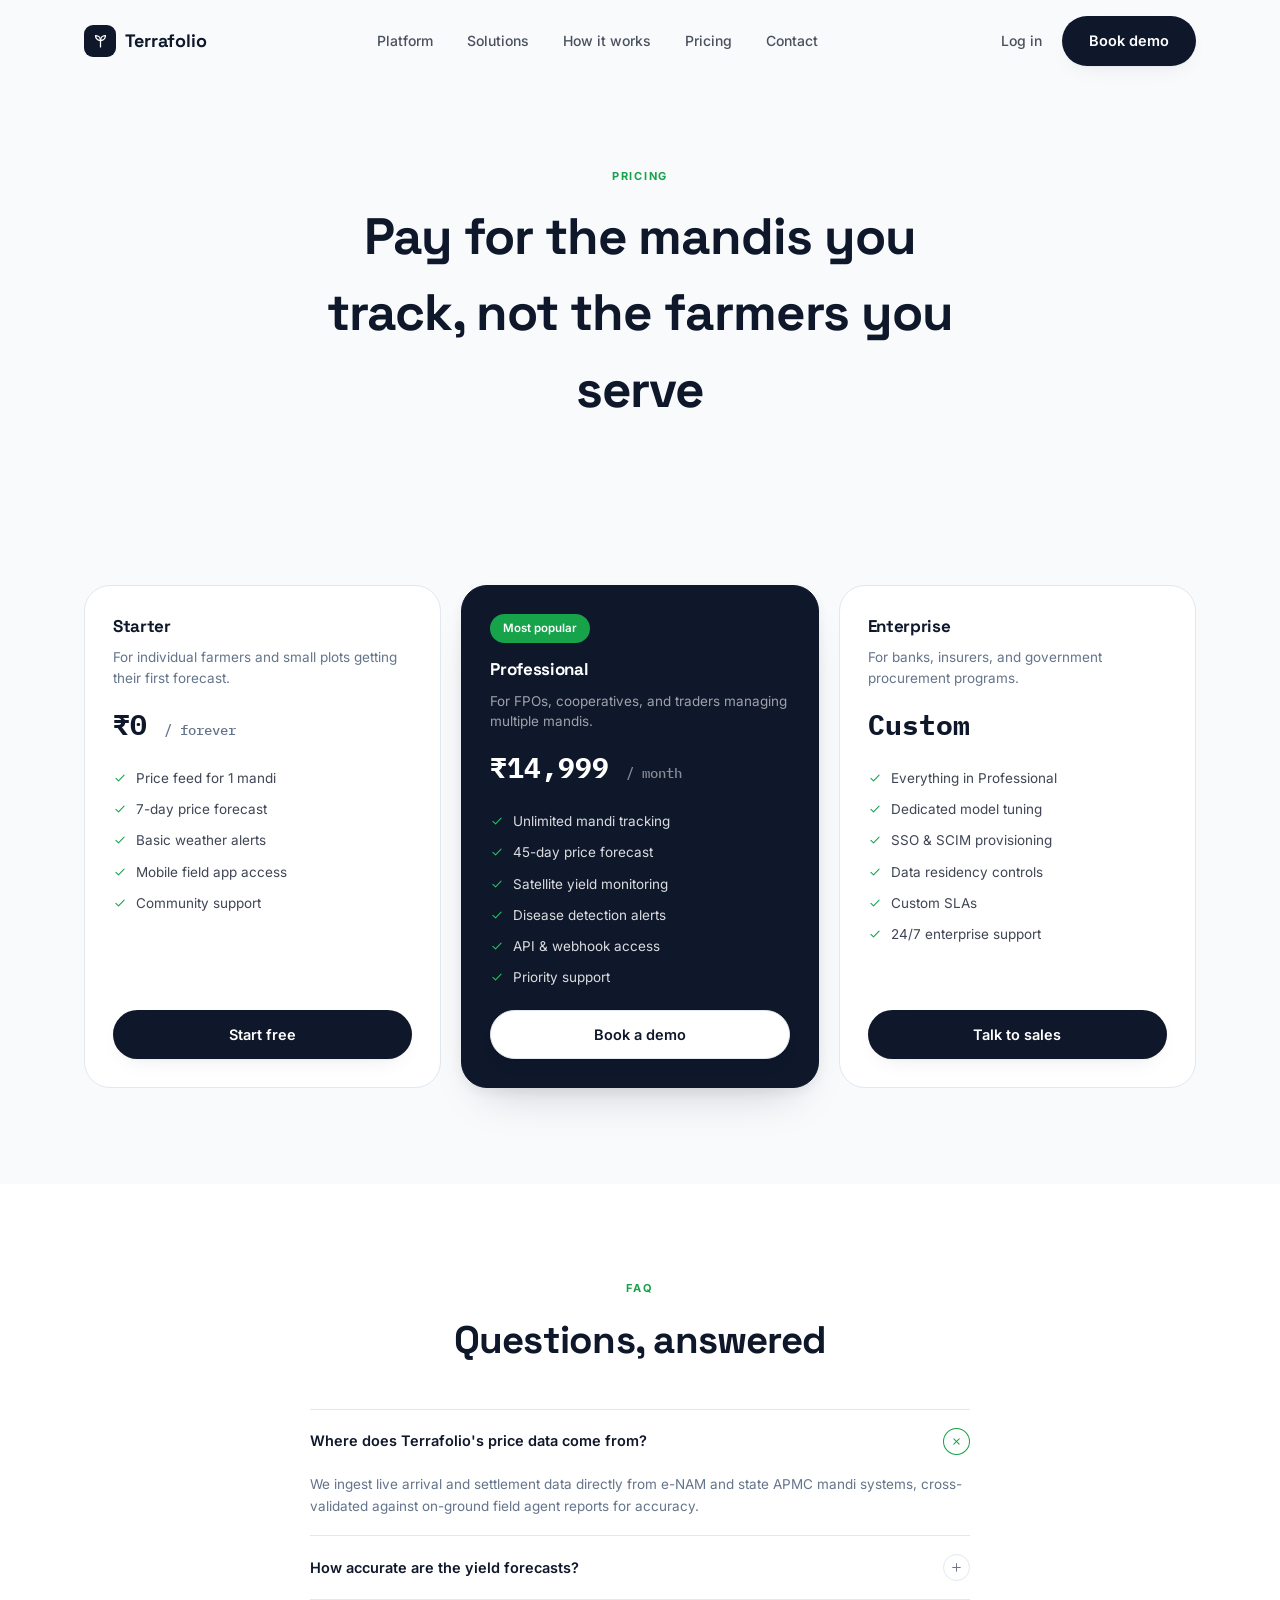
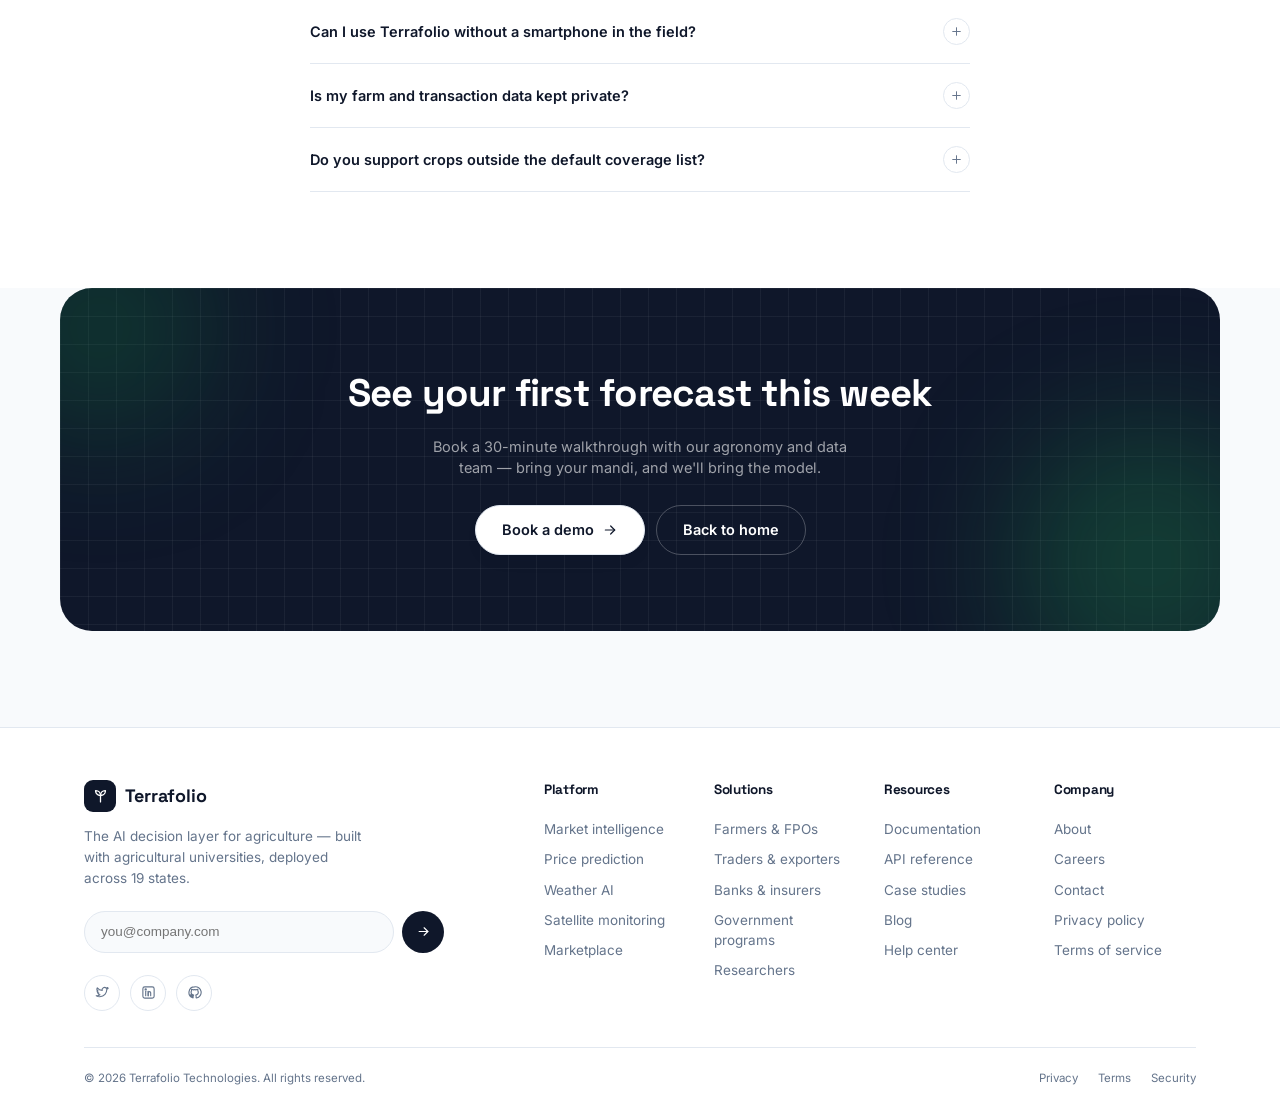
<file: pricing.html>
<!doctype html>
<html lang="en">
<head>
<meta charset="UTF-8" />
<meta name="viewport" content="width=device-width, initial-scale=1" />
<title>Pricing · Terrafolio</title>
<meta name="description" content="Simple, usage-scoped pricing for Terrafolio's AI agriculture platform — from a free single-mandi tier to enterprise deployments." />
<link rel="icon" href="assets/favicon.svg" type="image/svg+xml" />
<link rel="preconnect" href="https://fonts.googleapis.com" />
<link rel="preconnect" href="https://fonts.gstatic.com" crossorigin />
<link href="https://fonts.googleapis.com/css2?family=Space+Grotesk:wght@500;600;700&family=Inter:wght@400;500;600&family=IBM+Plex+Mono:wght@400;500&display=swap" rel="stylesheet" />
<link rel="stylesheet" href="assets/style.css" />
</head>
<body>

<header id="siteHeader">
  <nav class="navbar">
    <a href="index.html" class="logo"><span class="mark"><svg class="icon" viewBox="0 0 24 24"><path d="M12 21V12"/><path d="M12 12S5 12 5 5c7 0 7 7 7 7Z"/><path d="M12 12s7 0 7-7c-7 0-7 7-7 7Z"/></svg></span>Terrafolio</a>
    <div class="navlinks">
      <a href="index.html#platform">Platform</a>
      <a href="index.html#solutions">Solutions</a>
      <a href="index.html#how-it-works">How it works</a>
      <a href="pricing.html">Pricing</a>
      <a href="contact.html">Contact</a>
    </div>
    <div class="navcta">
      <a href="contact.html" class="loginlink">Log in</a>
      <a href="contact.html" class="btn btn-primary">Book demo</a>
    </div>
    <button class="burger" id="burgerBtn" aria-label="Toggle menu"><svg class="icon" viewBox="0 0 24 24"><path d="M4 7h16"/><path d="M4 12h16"/><path d="M4 17h16"/></svg></button>
  </nav>
  <div class="mobilemenu" id="mobileMenu">
    <a href="index.html#platform">Platform</a>
    <a href="index.html#solutions">Solutions</a>
    <a href="index.html#how-it-works">How it works</a>
    <a href="pricing.html">Pricing</a>
    <a href="contact.html">Contact</a>
    <a href="contact.html" class="btn btn-primary" style="justify-content:center; margin-top:8px;">Book demo</a>
  </div>
</header>

<section class="page-hero">
  <div class="wrap reveal">
    <p class="eyebrow">Pricing</p>
    <h1>Pay for the mandis you track, not the farmers you serve</h1>
  </div>
</section>

<section>
  <div class="wrap">
    <div class="price-grid" id="priceGrid"></div>
  </div>
</section>

<section style="background:#fff;">
  <div class="wrap center reveal">
    <p class="eyebrow">FAQ</p>
    <h2 class="sec-title center-x">Questions, answered</h2>
  </div>
  <div class="wrap">
    <div class="faq" id="faqList"></div>
  </div>
</section>

<section class="cta-section">
  <div class="cta-band reveal">
    <div class="blob blob-a"></div>
    <div class="blob blob-b"></div>
    <h2>See your first forecast this week</h2>
    <p>Book a 30-minute walkthrough with our agronomy and data team — bring your mandi, and we'll bring the model.</p>
    <div class="cta-actions">
      <a href="contact.html" class="btn btn-secondary">Book a demo <svg class="icon" viewBox="0 0 24 24"><path d="M5 12h14"/><path d="M13 6l6 6-6 6"/></svg></a>
      <a href="index.html" class="btn btn-ghost">Back to home</a>
    </div>
  </div>
</section>

<footer>
  <div class="wrap">
    <div class="foot-top">
      <div class="reveal">
        <a href="index.html" class="logo"><span class="mark"><svg class="icon" viewBox="0 0 24 24"><path d="M12 21V12"/><path d="M12 12S5 12 5 5c7 0 7 7 7 7Z"/><path d="M12 12s7 0 7-7c-7 0-7 7-7 7Z"/></svg></span>Terrafolio</a>
        <p class="foot-blurb">The AI decision layer for agriculture — built with agricultural universities, deployed across 19 states.</p>
        <form class="newsletter" id="newsletterForm">
          <input type="email" required placeholder="you@company.com" aria-label="Email for newsletter" />
          <button type="submit" aria-label="Subscribe"><svg class="icon" viewBox="0 0 24 24"><path d="M5 12h14"/><path d="M13 6l6 6-6 6"/></svg></button>
        </form>
        <p class="nl-confirm" id="nlConfirm">You're on the list — check your inbox to confirm.</p>
        <div class="socials">
          <a href="#" aria-label="Twitter"><svg class="icon" viewBox="0 0 24 24"><path d="M21 5.5c-.7.3-1.4.6-2.2.7a3.8 3.8 0 0 0 1.7-2.1c-.8.5-1.6.8-2.5 1a3.8 3.8 0 0 0-6.5 3.5A10.8 10.8 0 0 1 3.7 4.6a3.8 3.8 0 0 0 1.2 5.1c-.6 0-1.2-.2-1.7-.5v.1a3.8 3.8 0 0 0 3 3.7c-.5.2-1.1.2-1.7.1a3.8 3.8 0 0 0 3.5 2.6A7.6 7.6 0 0 1 2 17.1a10.7 10.7 0 0 0 5.9 1.7c7 0 10.9-6 10.9-11.1v-.5c.8-.6 1.4-1.2 1.9-2Z"/></svg></a>
          <a href="#" aria-label="LinkedIn"><svg class="icon" viewBox="0 0 24 24"><rect x="3" y="3" width="18" height="18" rx="3"/><path d="M7.5 10v7"/><circle cx="7.5" cy="7" r="1"/><path d="M11.5 17v-4.5a2 2 0 0 1 4 0V17"/><path d="M11.5 10v7"/></svg></a>
          <a href="#" aria-label="GitHub"><svg class="icon" viewBox="0 0 24 24"><path d="M12 3a9 9 0 0 0-2.8 17.5c.4.1.6-.2.6-.4v-1.6c-2.5.5-3-1.1-3-1.1-.4-1-1-1.3-1-1.3-.8-.6.1-.5.1-.5.9.1 1.4.9 1.4.9.8 1.4 2.2 1 2.7.8.1-.6.3-1 .6-1.3-2-.2-4.1-1-4.1-4.4 0-1 .3-1.7.9-2.3-.1-.2-.4-1.2.1-2.5 0 0 .8-.2 2.5 1a8.6 8.6 0 0 1 4.6 0c1.7-1.2 2.5-1 2.5-1 .5 1.3.2 2.3.1 2.5.6.6.9 1.4.9 2.3 0 3.4-2.1 4.2-4.1 4.4.3.3.6.9.6 1.8v2.6c0 .2.2.5.6.4A9 9 0 0 0 12 3Z"/></svg></a>
        </div>
      </div>
      <div class="foot-cols reveal">
        <div>
          <h4>Platform</h4>
          <a href="index.html#solutions">Market intelligence</a>
          <a href="index.html#solutions">Price prediction</a>
          <a href="index.html#platform">Weather AI</a>
          <a href="index.html#solutions">Satellite monitoring</a>
          <a href="index.html#solutions">Marketplace</a>
        </div>
        <div>
          <h4>Solutions</h4>
          <a href="#">Farmers & FPOs</a>
          <a href="#">Traders & exporters</a>
          <a href="#">Banks & insurers</a>
          <a href="#">Government programs</a>
          <a href="#">Researchers</a>
        </div>
        <div>
          <h4>Resources</h4>
          <a href="#">Documentation</a>
          <a href="#">API reference</a>
          <a href="#">Case studies</a>
          <a href="#">Blog</a>
          <a href="contact.html">Help center</a>
        </div>
        <div>
          <h4>Company</h4>
          <a href="#">About</a>
          <a href="#">Careers</a>
          <a href="contact.html">Contact</a>
          <a href="#">Privacy policy</a>
          <a href="#">Terms of service</a>
        </div>
      </div>
    </div>
    <div class="foot-bottom">
      <p>© 2026 Terrafolio Technologies. All rights reserved.</p>
      <div class="legal">
        <a href="#">Privacy</a>
        <a href="#">Terms</a>
        <a href="#">Security</a>
      </div>
    </div>
  </div>
</footer>

<script src="assets/main.js"></script>
</body>
</html>
</file>
<file: assets/style.css>
/* ============================================================
   Terrafolio — static HTML/CSS/JS build
   Design tokens match the original Next.js/Tailwind version.
   ============================================================ */

:root{
  --primary:#16A34A;
  --primary-light:#22C55E;
  --secondary:#0F172A;
  --accent:#22C55E;
  --bg:#F8FAFC;
  --bg-dark:#020617;
  --ink:#111827;
  --muted:#64748B;
  --border:#E2E8F0;
  --radius-sm:12px;
  --radius-md:16px;
  --radius-lg:24px;
  --radius-xl:28px;
  --shadow-soft:0 1px 2px rgba(15,23,42,.04), 0 8px 24px -12px rgba(15,23,42,.12);
  --shadow-soft-lg:0 4px 12px rgba(15,23,42,.06), 0 24px 48px -24px rgba(15,23,42,.22);
  --shadow-glow:0 0 0 1px rgba(34,197,94,.25), 0 0 40px -8px rgba(34,197,94,.45);
}

*,*::before,*::after{box-sizing:border-box; margin:0; padding:0;}
html{scroll-behavior:smooth; -webkit-font-smoothing:antialiased;}
body{
  font-family:"Inter", -apple-system, BlinkMacSystemFont, "Segoe UI", Roboto, sans-serif;
  background:var(--bg);
  color:var(--ink);
  overflow-x:hidden;
  line-height:1.5;
}
h1,h2,h3,h4{
  font-family:"Space Grotesk", "Inter", sans-serif;
  letter-spacing:-0.02em;
  font-weight:700;
  color:var(--secondary);
}
.mono{font-family:"IBM Plex Mono", ui-monospace, "SFMono-Regular", Menlo, monospace; font-variant-numeric: tabular-nums;}
a{color:inherit; text-decoration:none;}
img,svg{display:block; max-width:100%;}
ul{list-style:none;}
button{font-family:inherit; font-size:inherit;}
::selection{background:rgba(34,197,94,.25); color:var(--secondary);}

.wrap{max-width:1160px; margin:0 auto; padding:0 24px;}
.center{text-align:center;}
.muted{color:var(--muted);}
section{padding:64px 0;}
@media(min-width:900px){ section{padding:96px 0;} }

.icon{width:1em; height:1em; stroke:currentColor; fill:none; stroke-width:1.8; stroke-linecap:round; stroke-linejoin:round; display:inline-block; vertical-align:-0.15em;}

/* ---------- header / nav ---------- */
header{position:fixed; inset:0 0 auto 0; z-index:80; transition:background .4s, border-color .4s, backdrop-filter .4s; border-bottom:1px solid transparent;}
header.scrolled{background:rgba(255,255,255,.82); backdrop-filter:blur(18px); -webkit-backdrop-filter:blur(18px); border-color:var(--border);}
nav.navbar{display:flex; align-items:center; justify-content:space-between; padding:16px 24px; max-width:1160px; margin:0 auto;}
.logo{display:flex; align-items:center; gap:9px; font-family:"Space Grotesk",sans-serif; font-weight:700; font-size:18px; color:var(--secondary);}
.logo .mark{width:32px; height:32px; border-radius:9px; background:var(--secondary); display:flex; align-items:center; justify-content:center; color:#fff; flex-shrink:0;}
.logo .mark svg{width:17px; height:17px;}
.navlinks{display:none; gap:2px; align-items:center;}
.navlinks a{padding:9px 16px; border-radius:999px; font-size:14px; font-weight:500; color:rgba(15,23,42,.75); transition:background .2s, color .2s;}
.navlinks a:hover{background:rgba(15,23,42,.05); color:var(--secondary);}
.navcta{display:none; align-items:center; gap:6px;}
.navcta a.loginlink{padding:9px 14px; font-size:14px; font-weight:500; color:rgba(15,23,42,.75);}
.burger{width:42px; height:42px; border-radius:999px; border:1px solid var(--border); background:#fff; display:flex; align-items:center; justify-content:center; flex-shrink:0;}
.burger svg{width:18px; height:18px;}
.mobilemenu{display:none; flex-direction:column; gap:2px; padding:8px 24px 22px; background:#fff; border-top:1px solid var(--border);}
.mobilemenu.open{display:flex;}
.mobilemenu a{padding:13px 12px; font-weight:500; border-radius:12px; font-size:15px;}
.mobilemenu a:hover{background:rgba(15,23,42,.05);}
@media(min-width:1024px){
  .navlinks, .navcta{display:flex;}
  .burger{display:none;}
}

/* ---------- buttons ---------- */
.btn{
  display:inline-flex; align-items:center; justify-content:center; gap:8px;
  border-radius:999px; padding:13px 26px; font-size:14.5px; font-weight:600;
  border:1px solid transparent; cursor:pointer; transition:transform .35s cubic-bezier(.2,.9,.3,1), box-shadow .3s, background .3s;
  white-space:nowrap;
}
.btn svg{width:16px; height:16px;}
.btn:active{transform:scale(.97) !important;}
.btn-primary{background:var(--secondary); color:#fff; box-shadow:var(--shadow-soft);}
.btn-primary:hover{box-shadow:var(--shadow-glow);}
.btn-secondary{background:#fff; color:var(--secondary); border-color:var(--border); box-shadow:var(--shadow-soft);}
.btn-secondary:hover{border-color:rgba(22,163,74,.4);}
.btn-ghost{background:transparent; color:#fff; border-color:rgba(255,255,255,.25);}
.btn-ghost:hover{background:rgba(255,255,255,.1);}
.btn-block{width:100%;}

/* ---------- hero ---------- */
.hero{
  position:relative; overflow:hidden; padding:112px 0 56px;
  background-image:
    radial-gradient(circle at 18% 18%, rgba(34,197,94,.16), transparent 42%),
    radial-gradient(circle at 85% 12%, rgba(22,163,74,.12), transparent 45%),
    linear-gradient(rgba(15,23,42,.045) 1px, transparent 1px), linear-gradient(90deg, rgba(15,23,42,.045) 1px, transparent 1px);
  background-size:auto, auto, 28px 28px, 28px 28px;
}
@media(min-width:900px){ .hero{padding:150px 0 90px;} }
.blob{position:absolute; border-radius:50%; filter:blur(64px); pointer-events:none; animation:float 6s ease-in-out infinite;}
@keyframes float{0%,100%{transform:translateY(0);} 50%{transform:translateY(-16px);}}
.blob-a{width:220px; height:220px; left:-60px; top:120px; background:rgba(22,163,74,.12);}
.blob-b{width:280px; height:280px; right:-40px; top:220px; background:rgba(34,197,94,.12); animation-delay:1.5s;}

.badge{
  display:inline-flex; align-items:center; gap:8px; border:1px solid var(--border);
  background:rgba(255,255,255,.75); backdrop-filter:blur(6px); padding:7px 15px; border-radius:999px;
  font-size:11.5px; font-weight:600; margin-bottom:22px;
}
.dot{width:6px; height:6px; border-radius:50%; background:var(--primary); position:relative; flex-shrink:0;}
.dot::after{content:"";position:absolute;inset:-4px;border-radius:50%;background:var(--primary);opacity:.55;animation:ping 1.7s cubic-bezier(0,0,.2,1) infinite;}
@keyframes ping{0%{transform:scale(1);opacity:.6;}100%{transform:scale(2.6);opacity:0;}}

h1.hero-title{font-size:clamp(2.15rem, 7.5vw, 4.6rem); line-height:1.02; max-width:780px; margin:0 auto;}
.grad-text{
  background:linear-gradient(90deg, var(--primary), var(--accent), var(--primary));
  background-size:200% auto; -webkit-background-clip:text; background-clip:text; color:transparent;
  animation:shift 7s ease infinite;
}
@keyframes shift{0%,100%{background-position:0% 50%;}50%{background-position:100% 50%;}}
.hero p.sub{max-width:580px; margin:22px auto 0; color:var(--muted); font-size:17px; line-height:1.65;}
.hero-cta{display:flex; flex-direction:column; gap:11px; align-items:center; margin-top:32px;}
@media(min-width:480px){.hero-cta{flex-direction:row; justify-content:center;}}
.trust{margin-top:22px; font-size:12px; color:var(--muted); display:flex; align-items:center; justify-content:center; gap:6px; flex-wrap:wrap;}
.trust svg{width:14px; height:14px; color:var(--primary);}

.statrail{
  display:grid; grid-template-columns:1fr 1fr; gap:24px 16px;
  border-top:1px solid var(--border); border-bottom:1px solid var(--border);
  padding:26px 0; margin:44px auto 0; max-width:680px;
}
@media(min-width:600px){.statrail{grid-template-columns:repeat(4,1fr);}}
.stat{text-align:center;}
.stat .num{font-size:24px; font-weight:700; color:var(--secondary);}
.stat .lbl{font-size:11.5px; color:var(--muted); margin-top:3px;}

/* ---------- dashboard card ---------- */
.dash{margin:52px auto 0; max-width:820px; border-radius:22px; border:1px solid var(--border); background:rgba(255,255,255,.92); padding:7px; box-shadow:var(--shadow-soft-lg);}
.dash-inner{background:var(--secondary); border-radius:16px; padding:4px;}
.dash-chrome{display:flex; align-items:center; gap:6px; padding:11px 15px;}
.dash-chrome span.dotc{width:9px; height:9px; border-radius:50%; flex-shrink:0;}
.dash-chrome .url{margin-left:10px; font-size:10.5px; color:rgba(255,255,255,.5); overflow:hidden; text-overflow:ellipsis; white-space:nowrap;}
.dash-grid{display:grid; gap:12px; background:var(--bg); border-radius:0 0 14px 14px; padding:16px;}
@media(min-width:640px){.dash-grid{grid-template-columns:2fr 1fr; padding:22px;}}
.card{background:#fff; border:1px solid var(--border); border-radius:16px; padding:18px; transition:box-shadow .3s;}
.kpi-top{display:flex; flex-direction:column; gap:8px;}
@media(min-width:480px){.kpi-top{flex-direction:row; align-items:center; justify-content:space-between;}}
.kpi-num{font-size:24px; font-weight:700; margin-top:2px; color:var(--secondary);}
.pill{display:inline-flex; align-items:center; gap:4px; background:rgba(22,163,74,.1); color:var(--primary); font-size:11.5px; font-weight:600; padding:5px 11px; border-radius:999px; width:fit-content;}
.pill svg{width:12px; height:12px;}
.sparkline{width:100%; height:64px; margin-top:14px;}
.legend{display:flex; align-items:center; gap:16px; font-size:11.5px; color:var(--muted); margin-top:10px;}
.legend span{display:inline-flex; align-items:center; gap:6px;}
.leg-solid{width:14px; height:4px; border-radius:99px; background:var(--primary); display:inline-block;}
.leg-dash{width:14px; height:0; border-top:1.5px dashed var(--muted); display:inline-block;}
.bars{display:flex; align-items:flex-end; gap:4px; margin-top:14px; height:44px;}
.bars div{flex:1; background:rgba(22,163,74,.2); border-radius:4px;}
.rowline{display:flex; align-items:center; justify-content:space-between; font-size:13.5px; padding:7px 0; gap:10px;}
.rowline .name{display:flex; align-items:center; gap:7px; min-width:0; color:var(--secondary);}
.rowline .name svg{width:14px; height:14px; color:var(--muted); flex-shrink:0;}
.rowline .name span.n{white-space:nowrap; overflow:hidden; text-overflow:ellipsis;}
.rowline .name span.m{color:var(--muted); font-size:11.5px; flex-shrink:0;}
.up{color:var(--primary);} .down{color:#e11d48;}
.alert-card{border-color:#fde68a; background:#fffbeb;}
.alert-card .t{color:#b45309; font-size:12.5px; font-weight:600; display:flex; align-items:center; gap:7px;}
.alert-card .t svg{width:15px; height:15px;}
.alert-card p{font-size:12.5px; color:#92400e; margin-top:9px; line-height:1.55;}

/* ---------- ticker ---------- */
.ticker-wrap{border-top:1px solid var(--border); border-bottom:1px solid var(--border); background:#fff; overflow:hidden;}
.ticker{display:flex; width:max-content; animation:marquee 34s linear infinite; padding:13px 0;}
.ticker-wrap:hover .ticker{animation-play-state:paused;}
@keyframes marquee{from{transform:translateX(0);}to{transform:translateX(-50%);}}
.tick{display:flex; align-items:center; gap:9px; white-space:nowrap; padding:0 24px; font-size:12.5px; color:var(--muted);}
.tick .sym{font-weight:600; color:var(--secondary);}
.tick .val{color:var(--ink);}
.tick .dot2{width:5px; height:5px; border-radius:50%; background:var(--primary); flex-shrink:0;}
.tick .chg{display:flex; align-items:center; gap:2px; font-weight:500;}
.tick .chg svg{width:11px; height:11px;}
.tick .chg.down svg{transform:scaleY(-1) scaleX(-1);}

/* ---------- logo cloud ---------- */
.logocloud{border-bottom:1px solid var(--border); background:#fff; padding:44px 0;}
.logocloud .eyebrow{font-size:11px; letter-spacing:.15em; text-transform:uppercase; color:var(--muted); font-weight:600;}
.logo-row{display:flex; flex-wrap:wrap; align-items:center; justify-content:center; gap:36px 40px; margin-top:28px;}
.logo-row span{font-family:"Space Grotesk",sans-serif; font-weight:700; font-size:17px; color:rgba(15,23,42,.5);}

/* ---------- section headers ---------- */
.eyebrow{font-size:11px; font-weight:700; letter-spacing:.16em; text-transform:uppercase; color:var(--primary);}
.eyebrow.on-dark{color:var(--accent);}
.sec-title{font-size:clamp(1.6rem,4.5vw,2.4rem); margin-top:14px; max-width:600px;}
.sec-title.center-x{margin-left:auto; margin-right:auto;}
.sec-title.on-dark{color:#fff;}
.sec-sub{color:var(--muted); margin-top:14px; max-width:520px; margin-left:auto; margin-right:auto; font-size:15px; line-height:1.6;}
.sec-sub.on-dark{color:rgba(255,255,255,.6);}

/* ---------- generic card grids ---------- */
.grid-cards{display:grid; gap:16px; margin-top:40px;}
@media(min-width:640px){.grid-cards.cols-2{grid-template-columns:1fr 1fr;}}
@media(min-width:900px){
  .grid-cards.cols-3{grid-template-columns:repeat(3,1fr);}
  .grid-cards.cols-4{grid-template-columns:repeat(4,1fr);}
  .grid-cards.cols-5{grid-template-columns:repeat(5,1fr);}
  .grid-cards.cols-6{grid-template-columns:repeat(6,1fr);}
}
.feat{background:#fff; border:1px solid var(--border); border-radius:18px; padding:22px; transition:transform .3s, box-shadow .3s, border-color .3s;}
.feat:hover{transform:translateY(-5px); box-shadow:var(--shadow-soft-lg); border-color:rgba(22,163,74,.3);}
.icon-box{width:42px; height:42px; border-radius:13px; background:rgba(15,23,42,.05); color:var(--secondary); display:flex; align-items:center; justify-content:center; transition:background .3s, color .3s;}
.icon-box svg{width:19px; height:19px;}
.icon-box.acc{background:rgba(22,163,74,.1); color:var(--primary);}
.feat:hover .icon-box:not(.acc){background:var(--primary); color:#fff;}
.feat h3{font-size:15.5px; margin-top:16px;}
.feat p{font-size:13.5px; color:var(--muted); margin-top:7px; line-height:1.55;}
.feat .explore{margin-top:14px; display:inline-flex; align-items:center; gap:5px; font-size:13px; font-weight:600; color:var(--secondary);}
.feat .explore svg{width:13px; height:13px;}

/* ---------- platform dark section ---------- */
.platform{
  background:var(--secondary); color:#fff; position:relative; overflow:hidden;
  background-image:
    radial-gradient(circle at 18% 20%, rgba(34,197,94,.20), transparent 42%),
    radial-gradient(circle at 85% 15%, rgba(22,163,74,.16), transparent 45%),
    linear-gradient(rgba(248,250,252,.06) 1px, transparent 1px), linear-gradient(90deg, rgba(248,250,252,.06) 1px, transparent 1px);
  background-size:auto, auto, 28px 28px, 28px 28px;
}
.layer{background:rgba(255,255,255,.04); border:1px solid rgba(255,255,255,.1); border-radius:16px; padding:20px; backdrop-filter:blur(4px);}
.layer svg{width:19px; height:19px; color:var(--accent);}
.layer h3{font-size:14px; margin-top:12px; color:#fff;}
.layer p{font-size:12.5px; color:rgba(255,255,255,.55); margin-top:7px; line-height:1.55;}
.platform .dash{background:rgba(255,255,255,.06); border-color:rgba(255,255,255,.14);}

/* ---------- how it works ---------- */
.steps{display:grid; gap:30px; margin-top:40px; position:relative;}
@media(min-width:900px){
  .steps{grid-template-columns:repeat(4,1fr); gap:28px;}
  .steps::before{content:""; position:absolute; top:19px; left:0; right:0; height:1px; background:var(--border);}
}
.step{position:relative; z-index:1;}
.step-num{width:40px; height:40px; border-radius:50%; border:1px solid var(--border); background:var(--bg); display:flex; align-items:center; justify-content:center; font-size:12.5px; font-weight:600; color:var(--secondary);}
.step svg.step-icon{width:19px; height:19px; color:var(--primary); margin-top:18px;}
.step h3{font-size:15.5px; margin-top:12px;}
.step p{font-size:13.5px; color:var(--muted); margin-top:7px; line-height:1.55;}

/* ---------- feature categories ---------- */
.cat-card{background:#fff; border:1px solid var(--border); border-radius:18px; padding:22px; height:100%;}
.cat-card h3{font-size:14.5px;}
.cat-card ul{margin-top:16px; display:flex; flex-direction:column; gap:10px;}
.cat-card li{display:flex; align-items:flex-start; gap:9px; font-size:13.5px; color:var(--muted);}
.cat-card li svg{width:14px; height:14px; color:var(--primary); margin-top:2px; flex-shrink:0;}

/* ---------- impact ---------- */
.impact-grid{display:grid; grid-template-columns:repeat(2,1fr); gap:28px 12px; margin-top:40px;}
@media(min-width:600px){.impact-grid{grid-template-columns:repeat(3,1fr);}}
@media(min-width:900px){.impact-grid{grid-template-columns:repeat(6,1fr);}}
.impact-stat{text-align:center;}
.impact-stat .num{font-size:28px; font-weight:700; color:var(--secondary);}
.impact-stat .lbl{font-size:11.5px; color:var(--muted); margin-top:5px;}

/* ---------- testimonials ---------- */
.testi{max-width:640px; margin:0 auto; text-align:center;}
.stars{color:#fbbf24; display:flex; justify-content:center; gap:2px;}
.stars svg{width:16px; height:16px; fill:#fbbf24; stroke:none;}
.testi blockquote{font-family:"Space Grotesk",sans-serif; font-size:19px; font-weight:600; margin-top:20px; line-height:1.5; color:var(--secondary);}
@media(min-width:640px){.testi blockquote{font-size:23px;}}
.testi .who{display:flex; align-items:center; justify-content:center; gap:11px; margin-top:26px;}
.avatar{width:38px; height:38px; border-radius:50%; background:var(--secondary); color:#fff; display:flex; align-items:center; justify-content:center; font-size:11.5px; font-weight:600; flex-shrink:0;}
.testi .who .whoname{font-weight:600; font-size:13.5px;}
.testi .who .whorole{font-size:12px; color:var(--muted);}
.dots{display:flex; gap:7px; justify-content:center; margin-top:26px;}
.dots button{width:7px; height:7px; border-radius:999px; border:none; background:var(--border); padding:0; cursor:pointer; transition:width .3s, background .3s;}
.dots button.active{width:24px; background:var(--primary);}

/* ---------- pricing ---------- */
.price-grid{display:grid; gap:20px; margin-top:40px;}
@media(min-width:900px){.price-grid{grid-template-columns:repeat(3,1fr);}}
.price-card{background:#fff; border:1px solid var(--border); border-radius:26px; padding:28px; display:flex; flex-direction:column; transition:transform .3s;}
.price-card:hover{transform:translateY(-6px);}
.price-card.feat-tier{background:var(--secondary); color:#fff; border-color:var(--secondary); box-shadow:var(--shadow-soft-lg);}
.tag-pop{background:var(--primary); color:#fff; font-size:11.5px; font-weight:600; padding:6px 13px; border-radius:999px; width:fit-content; margin-bottom:14px;}
.price-card h3{font-size:17px;}
.price-card.feat-tier h3{color:#fff;}
.price-desc{font-size:13.5px; color:var(--muted); margin-top:8px;}
.price-card.feat-tier .price-desc{color:rgba(255,255,255,.6);}
.price-amt{font-size:28px; font-weight:700; margin-top:16px; color:var(--secondary);}
.price-card.feat-tier .price-amt{color:#fff;}
.price-period{font-size:13.5px; color:var(--muted); font-weight:500;}
.price-card.feat-tier .price-period{color:rgba(255,255,255,.5);}
.price-feats{margin-top:22px; flex:1; font-size:13.5px; display:flex; flex-direction:column; gap:11px;}
.price-feats div{display:flex; gap:9px; align-items:flex-start; color:rgba(15,23,42,.8);}
.price-card.feat-tier .price-feats div{color:rgba(255,255,255,.85);}
.price-feats svg{width:14px; height:14px; color:var(--primary); margin-top:3px; flex-shrink:0;}
.price-card.feat-tier .price-feats svg{color:var(--accent);}
.price-card .btn{width:100%; margin-top:22px;}

/* ---------- faq ---------- */
.faq{max-width:660px; margin:40px auto 0; border-top:1px solid var(--border);}
.faq-item{border-bottom:1px solid var(--border);}
.faq-q{display:flex; align-items:center; justify-content:space-between; padding:18px 0; cursor:pointer; font-weight:600; font-size:14.5px; gap:12px; color:var(--secondary);}
.faq-plus{width:27px; height:27px; border-radius:50%; border:1px solid var(--border); flex-shrink:0; display:flex; align-items:center; justify-content:center; transition:transform .3s, border-color .3s, color .3s; color:var(--muted);}
.faq-plus svg{width:13px; height:13px;}
.faq-item.open .faq-plus{transform:rotate(45deg); border-color:var(--primary); color:var(--primary);}
.faq-a{max-height:0; overflow:hidden; transition:max-height .35s ease;}
.faq-a p{font-size:13.5px; color:var(--muted); line-height:1.65; padding-bottom:18px;}
.faq-item.open .faq-a{max-height:220px;}

/* ---------- CTA band ---------- */
.cta-section{padding:56px 24px 56px;}
@media(min-width:900px){.cta-section{padding:0 24px 96px;}}
.cta-band{
  max-width:1160px; margin:0 auto; background:var(--secondary); color:#fff; border-radius:26px;
  padding:48px 24px; text-align:center; position:relative; overflow:hidden;
  background-image:linear-gradient(rgba(248,250,252,.05) 1px, transparent 1px), linear-gradient(90deg, rgba(248,250,252,.05) 1px, transparent 1px);
  background-size:28px 28px;
}
@media(min-width:900px){.cta-band{padding:76px 60px; border-radius:32px;}}
.cta-band .blob-a{left:-70px; top:-70px; background:rgba(22,163,74,.22);}
.cta-band .blob-b{right:-70px; bottom:-70px; top:auto; background:rgba(34,197,94,.22);}
.cta-band h2{font-size:clamp(1.6rem,4.5vw,2.4rem); color:#fff; position:relative;}
.cta-band p{color:rgba(255,255,255,.6); max-width:420px; margin:14px auto 0; font-size:14.5px; position:relative;}
.cta-actions{display:flex; flex-direction:column; gap:11px; margin-top:26px; align-items:center; position:relative;}
@media(min-width:480px){.cta-actions{flex-direction:row; justify-content:center;}}

/* ---------- footer ---------- */
footer{background:#fff; border-top:1px solid var(--border); padding:52px 0 26px;}
.foot-top{display:grid; gap:36px;}
@media(min-width:900px){.foot-top{grid-template-columns:1.3fr 2fr;}}
.foot-blurb{font-size:13.5px; color:var(--muted); margin-top:14px; max-width:280px; line-height:1.55;}
.newsletter{display:flex; max-width:360px; gap:8px; margin-top:22px;}
.newsletter input{
  width:100%; border:1px solid var(--border); background:var(--bg); border-radius:999px;
  padding:11px 16px; font-size:13.5px; color:var(--ink); outline:none; transition:border-color .2s;
}
.newsletter input:focus{border-color:var(--primary);}
.newsletter button{
  width:42px; height:42px; flex-shrink:0; border-radius:50%; background:var(--secondary); color:#fff;
  border:none; display:flex; align-items:center; justify-content:center; cursor:pointer; transition:transform .2s;
}
.newsletter button:hover{transform:scale(1.06);}
.newsletter button svg{width:15px; height:15px;}
.nl-confirm{font-size:12px; color:var(--primary); margin-top:9px; display:none;}
.nl-confirm.show{display:block;}
.socials{display:flex; gap:10px; margin-top:22px;}
.socials a{width:36px; height:36px; border-radius:50%; border:1px solid var(--border); color:var(--muted); display:flex; align-items:center; justify-content:center; transition:border-color .2s, color .2s;}
.socials a:hover{border-color:var(--primary); color:var(--primary);}
.socials svg{width:15px; height:15px;}
.foot-cols{display:grid; grid-template-columns:1fr 1fr; gap:28px; font-size:13.5px;}
@media(min-width:640px){.foot-cols{grid-template-columns:repeat(4,1fr);}}
.foot-cols h4{font-size:13.5px; margin-bottom:14px; color:var(--secondary);}
.foot-cols a{display:block; color:var(--muted); padding:5px 0; transition:color .2s;}
.foot-cols a:hover{color:var(--secondary);}
.foot-bottom{
  margin-top:36px; padding-top:22px; border-top:1px solid var(--border); font-size:11.5px; color:var(--muted);
  display:flex; flex-direction:column; gap:12px; align-items:center; text-align:center;
}
@media(min-width:640px){.foot-bottom{flex-direction:row; justify-content:space-between; text-align:left;}}
.foot-bottom .legal{display:flex; gap:20px;}
.foot-bottom a:hover{color:var(--secondary);}

/* ---------- page hero (pricing/contact/404) ---------- */
.page-hero{padding:132px 24px 16px; text-align:center;}
@media(min-width:900px){.page-hero{padding:168px 24px 20px;}}
.page-hero h1{font-size:clamp(2rem,6vw,3.2rem); max-width:680px; margin:14px auto 0;}

/* ---------- contact page ---------- */
.contact-grid{display:grid; gap:20px; margin-top:40px;}
@media(min-width:1024px){.contact-grid{grid-template-columns:3fr 2fr;}}
.contact-form-card{background:#fff; border:1px solid var(--border); border-radius:24px; padding:26px; box-shadow:var(--shadow-soft);}
@media(min-width:640px){.contact-form-card{padding:34px;}}
.form-row{display:grid; gap:18px; margin-bottom:18px;}
@media(min-width:600px){.form-row.two{grid-template-columns:1fr 1fr;}}
.field label{font-size:13.5px; font-weight:600; color:var(--secondary); display:block; margin-bottom:7px;}
.field label .opt{color:var(--muted); font-weight:400;}
.field input, .field textarea{
  width:100%; border:1px solid var(--border); background:var(--bg); border-radius:12px;
  padding:11px 14px; font-size:14px; color:var(--ink); outline:none; transition:border-color .2s;
  font-family:inherit;
}
.field input:focus, .field textarea:focus{border-color:var(--primary);}
.field textarea{resize:vertical; min-height:120px;}
.field .err{color:#e11d48; font-size:12px; margin-top:5px; display:none;}
.field.has-error input, .field.has-error textarea{border-color:#e11d48;}
.field.has-error .err{display:block;}
.success-state{display:none; flex-direction:column; align-items:center; text-align:center; padding:60px 20px;}
.success-state.show{display:flex;}
.success-state svg{width:44px; height:44px; color:var(--primary);}
.success-state h2{font-size:18px; margin-top:16px;}
.success-state p{font-size:13.5px; color:var(--muted); margin-top:8px; max-width:320px;}
.success-state button{margin-top:20px; background:none; border:none; color:var(--primary); font-weight:600; font-size:13.5px; cursor:pointer;}
.contact-form{display:block;}
.contact-form.hide{display:none;}
.office-card{background:var(--secondary); color:#fff; border-radius:24px; padding:26px;}
@media(min-width:640px){.office-card{padding:30px;}}
.office-card svg.pin{width:19px; height:19px; color:var(--accent);}
.office-card h3{font-size:15px; margin-top:16px; color:#fff;}
.office-card p{font-size:13.5px; color:rgba(255,255,255,.6); margin-top:8px;}
.contact-info-card{background:#fff; border:1px solid var(--border); border-radius:24px; padding:26px; margin-top:18px;}
.contact-info-card .row{display:flex; align-items:center; gap:11px; font-size:13.5px; padding:6px 0;}
.contact-info-card svg{width:16px; height:16px; color:var(--primary); flex-shrink:0;}
.contact-info-card a:hover{text-decoration:underline;}

/* ---------- 404 page ---------- */
.notfound{min-height:100vh; display:flex; flex-direction:column; align-items:center; justify-content:center; text-align:center; padding:24px; position:relative; overflow:hidden;}
.notfound::before{
  content:""; position:absolute; inset:0; pointer-events:none;
  background-image:
    radial-gradient(circle at 20% 20%, rgba(34,197,94,.16), transparent 42%), radial-gradient(circle at 85% 15%, rgba(22,163,74,.12), transparent 45%),
    linear-gradient(rgba(15,23,42,.045) 1px, transparent 1px), linear-gradient(90deg, rgba(15,23,42,.045) 1px, transparent 1px);
  background-size:auto, auto, 28px 28px, 28px 28px;
}
.notfound .content{position:relative; max-width:420px;}
.notfound .mark{width:56px; height:56px; border-radius:18px; background:var(--secondary); color:#fff; display:flex; align-items:center; justify-content:center; margin:0 auto;}
.notfound .mark svg{width:24px; height:24px;}
.notfound .code{margin-top:28px; font-size:14px; color:var(--muted);}
.notfound h1{margin-top:12px; font-size:clamp(1.6rem,5vw,2.2rem);}
.notfound p{margin-top:14px; color:var(--muted); font-size:14.5px;}
.notfound .backlink{margin-top:22px; display:inline-block; font-size:13.5px; color:var(--muted);}
.notfound .backlink:hover{color:var(--secondary);}

/* ---------- reveal-on-scroll ---------- */
.reveal{opacity:0; transform:translateY(24px); transition:opacity .7s cubic-bezier(.21,.47,.32,.98), transform .7s cubic-bezier(.21,.47,.32,.98);}
.reveal.show{opacity:1; transform:translateY(0);}
.reveal-delay-1{transition-delay:.08s;}
.reveal-delay-2{transition-delay:.16s;}
.reveal-delay-3{transition-delay:.24s;}
.reveal-delay-4{transition-delay:.32s;}
.reveal-delay-5{transition-delay:.4s;}

@media (prefers-reduced-motion: reduce){
  *,*::before,*::after{animation-duration:.001ms !important; animation-iteration-count:1 !important; transition-duration:.001ms !important; scroll-behavior:auto !important;}
}
a:focus-visible, button:focus-visible, input:focus-visible, textarea:focus-visible{
  outline:2px solid var(--primary); outline-offset:3px; border-radius:4px;
}
</file>
